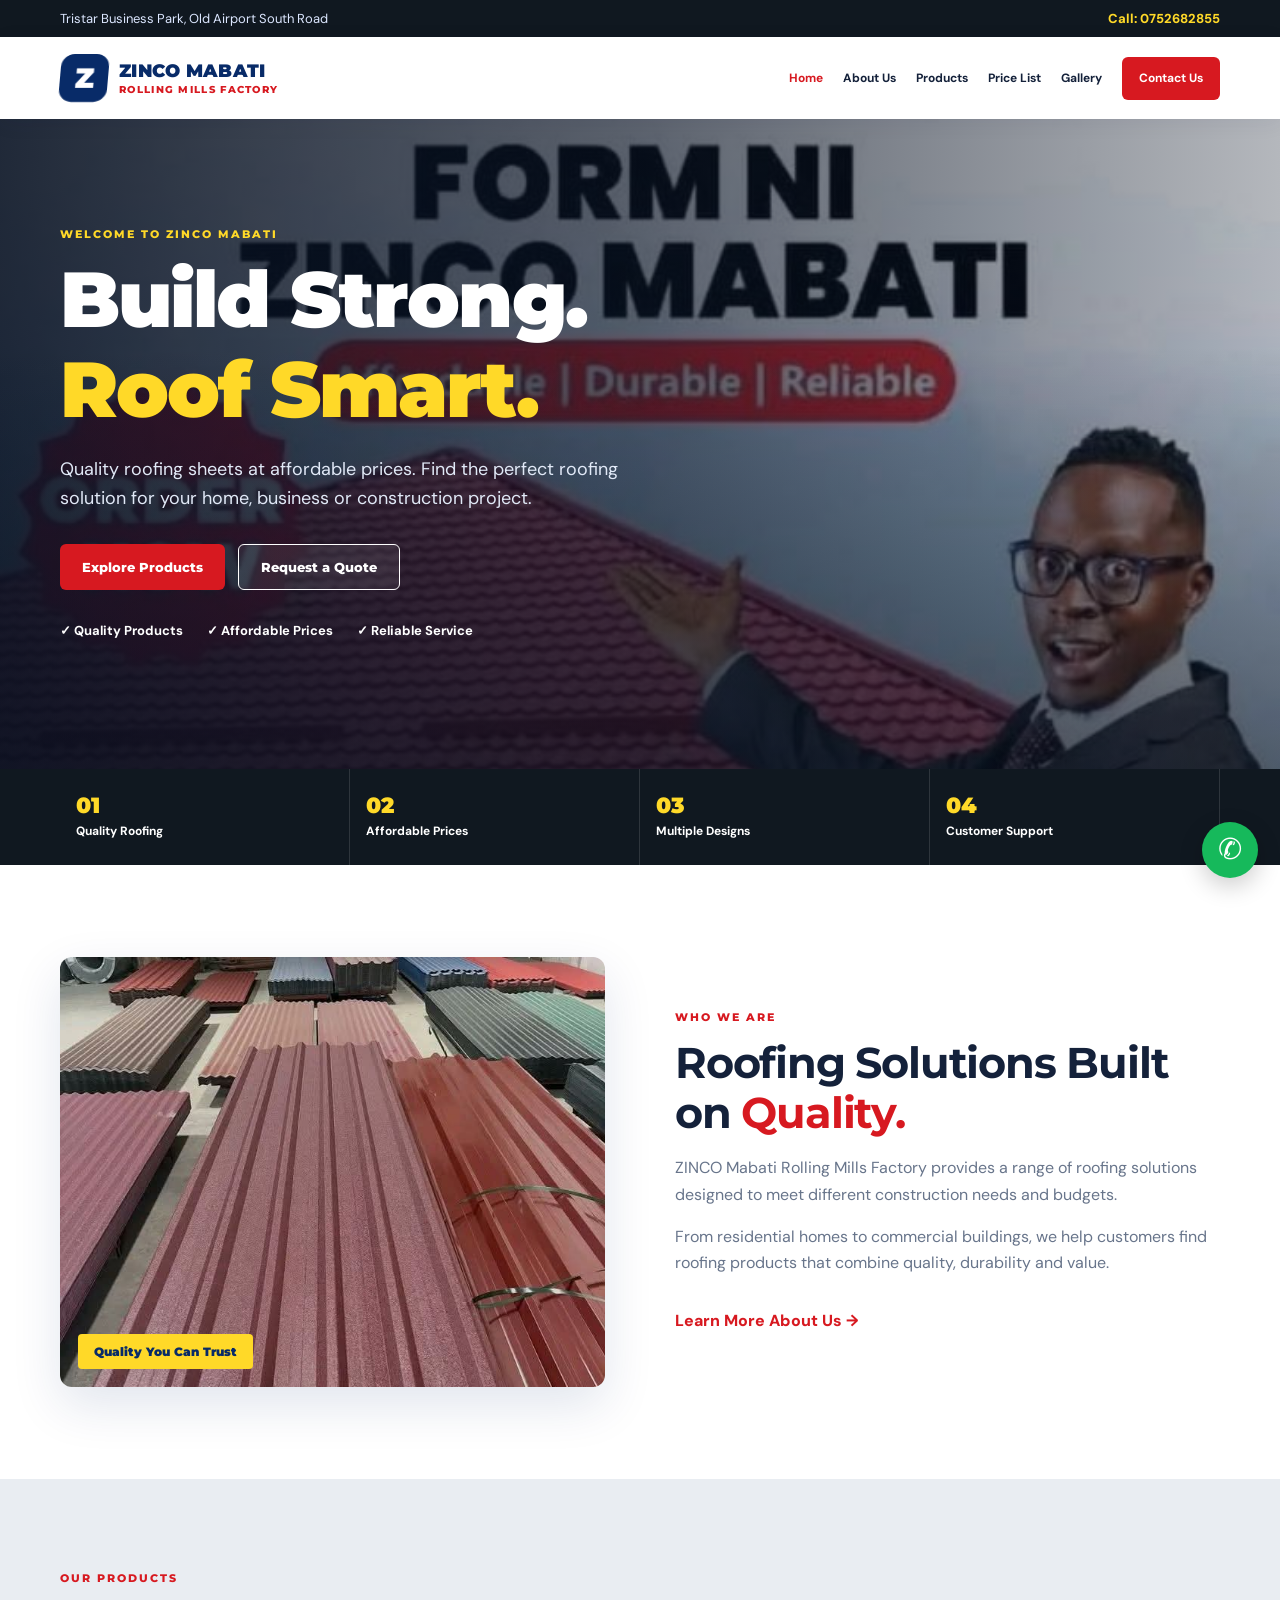
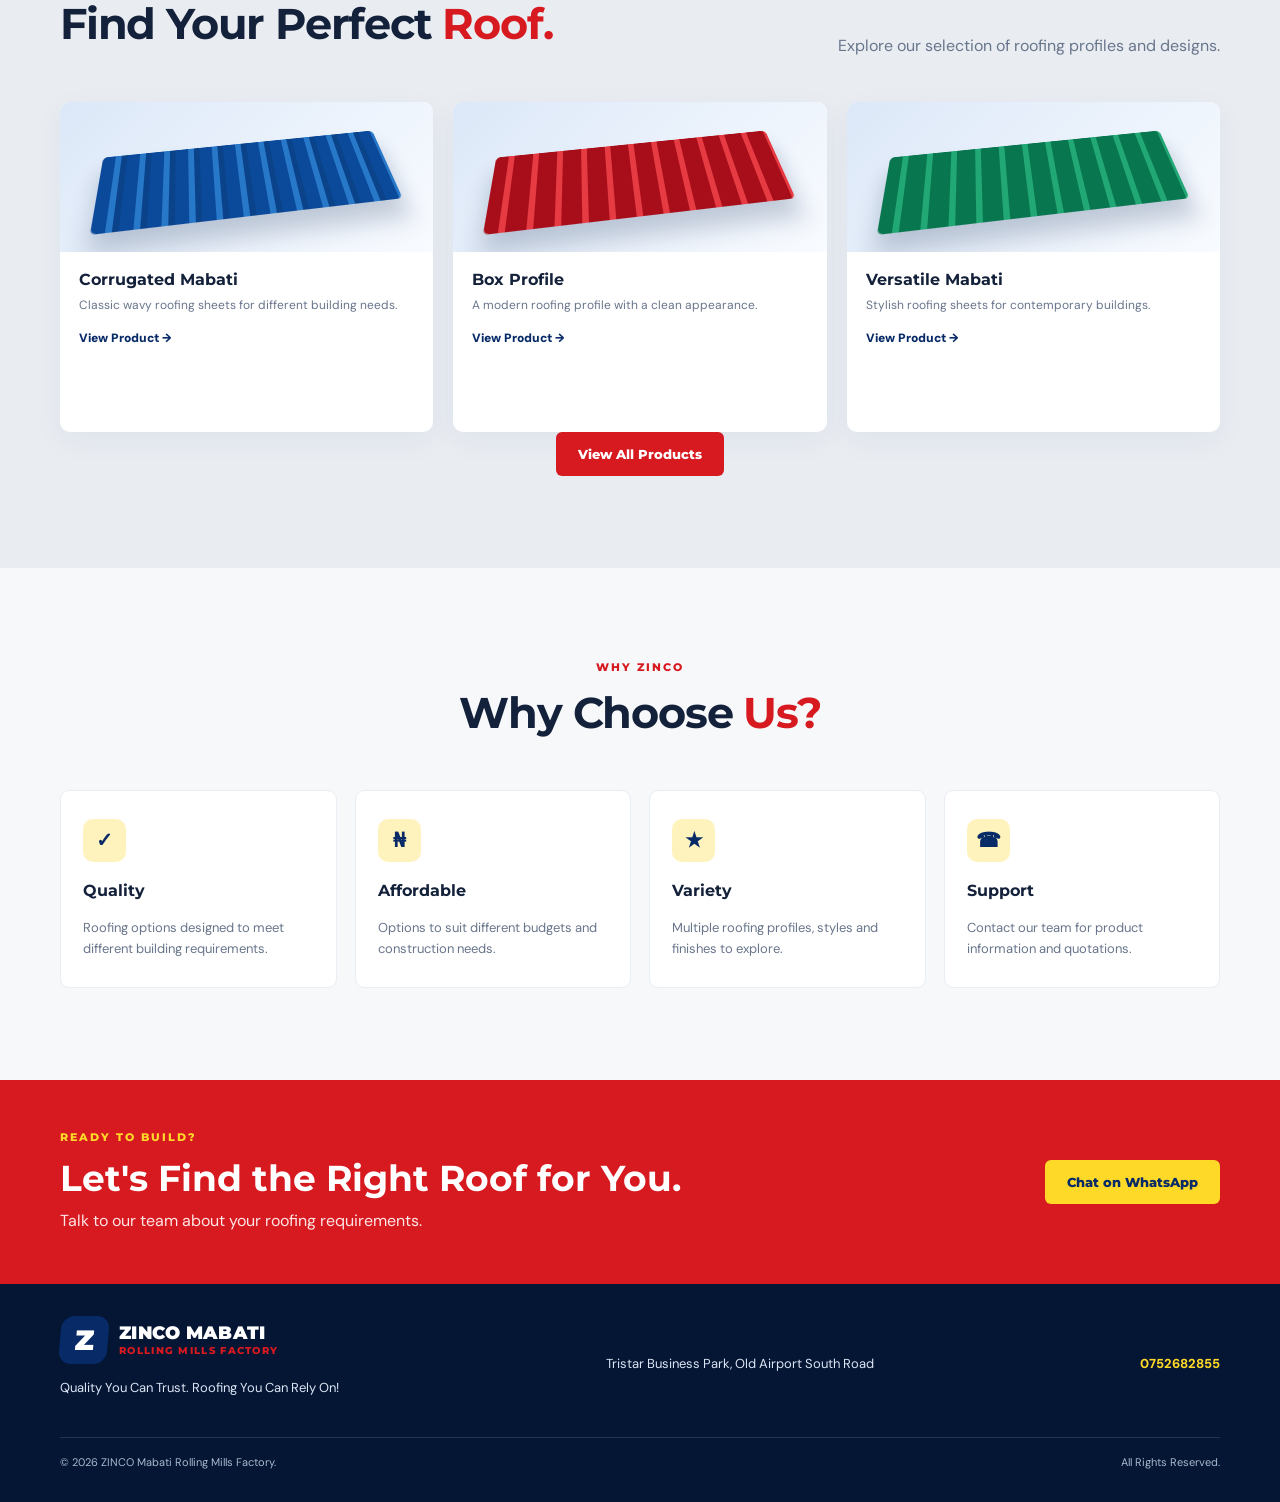
<file: index.html>
<!DOCTYPE html>
<html lang="en">
<head>
    <meta charset="UTF-8">
    <meta name="viewport" content="width=device-width, initial-scale=1.0">
    <title>ZINCO Mabati Rolling Mills Factory | Home</title>
    <meta name="description" content="Quality roofing sheets at affordable prices. Discover ZINCO Mabati roofing products and request a quotation.">
    <link rel="preconnect" href="https://fonts.googleapis.com">
    <link href="https://fonts.googleapis.com/css2?family=DM+Sans:wght@400;500;600;700;800&family=Montserrat:wght@600;700;800;900&display=swap" rel="stylesheet">
    <link rel="stylesheet" href="css/style.css">
</head>
<body>

<div class="topbar">
    <div class="container topbar-inner">
        <span>Tristar Business Park, Old Airport South Road</span>
        <a href="tel:+254752682855">Call: 0752682855</a>
    </div>
</div>

<header class="site-header">
    <div class="container nav-wrap">
        <a href="index.html" class="brand">
            <span class="brand-mark">Z</span>
            <span>
                <strong>ZINCO MABATI</strong>
                <small>ROLLING MILLS FACTORY</small>
            </span>
        </a>

        <button class="menu-toggle" id="menuToggle" aria-label="Toggle navigation">☰</button>

        <nav class="nav-links" id="navLinks">
            <a href="index.html">Home</a>
            <a href="about.html">About Us</a>
            <a href="products.html">Products</a>
            <a href="prices.html">Price List</a>
            <a href="gallery.html">Gallery</a>
            <a href="contact.html" class="nav-cta">Contact Us</a>
        </nav>
    </div>
</header>

<main>
    <section class="hero">
        <div class="hero-shade"></div>
        <div class="container hero-content">
            <p class="eyebrow">WELCOME TO ZINCO MABATI</p>
            <h1>Build Strong.<br><span>Roof Smart.</span></h1>
            <p class="hero-copy">
                Quality roofing sheets at affordable prices.
                Find the perfect roofing solution for your home,
                business or construction project.
            </p>

            <div class="hero-actions">
                <a href="products.html" class="btn btn-red">Explore Products</a>
                <a href="contact.html" class="btn btn-outline">Request a Quote</a>
            </div>

            <div class="hero-points">
                <span>✓ Quality Products</span>
                <span>✓ Affordable Prices</span>
                <span>✓ Reliable Service</span>
            </div>
        </div>
    </section>

    <section class="trust-strip">
        <div class="container trust-grid">
            <div><b>01</b><span>Quality Roofing</span></div>
            <div><b>02</b><span>Affordable Prices</span></div>
            <div><b>03</b><span>Multiple Designs</span></div>
            <div><b>04</b><span>Customer Support</span></div>
        </div>
    </section>

    <section class="section about-section">
        <div class="container two-col">
            <div class="about-image">
                <img src="images/4.jpeg" alt="ZINCO roofing products">
                <div class="image-tag">Quality You Can Trust</div>
            </div>

            <div class="section-copy">
                <p class="eyebrow">WHO WE ARE</p>
                <h2>Roofing Solutions Built on <span>Quality.</span></h2>
                <p>
                    ZINCO Mabati Rolling Mills Factory provides a range
                    of roofing solutions designed to meet different
                    construction needs and budgets.
                </p>
                <p>
                    From residential homes to commercial buildings,
                    we help customers find roofing products that combine
                    quality, durability and value.
                </p>
                <a href="about.html" class="text-link">Learn More About Us →</a>
            </div>
        </div>
    </section>

    <section class="section products-section">
        <div class="container">
            <div class="section-heading">
                <div>
                    <p class="eyebrow">OUR PRODUCTS</p>
                    <h2>Find Your Perfect <span>Roof.</span></h2>
                </div>
                <p>Explore our selection of roofing profiles and designs.</p>
            </div>

            <div class="product-grid">
                <article class="product-card">
                    <div class="roof-art"><div class="roof-sheet"></div></div>
                    <div class="product-info">
                        <h3>Corrugated Mabati</h3>
                        <p>Classic wavy roofing sheets for different building needs.</p>
                        <a href="products.html">View Product →</a>
                    </div>
                </article>

                <article class="product-card">
                    <div class="roof-art"><div class="roof-sheet red"></div></div>
                    <div class="product-info">
                        <h3>Box Profile</h3>
                        <p>A modern roofing profile with a clean appearance.</p>
                        <a href="products.html">View Product →</a>
                    </div>
                </article>

                <article class="product-card">
                    <div class="roof-art"><div class="roof-sheet green"></div></div>
                    <div class="product-info">
                        <h3>Versatile Mabati</h3>
                        <p>Stylish roofing sheets for contemporary buildings.</p>
                        <a href="products.html">View Product →</a>
                    </div>
                </article>
            </div>

            <div class="center">
                <a href="products.html" class="btn btn-red">View All Products</a>
            </div>
        </div>
    </section>

    <section class="section why-section">
        <div class="container">
            <div class="section-heading centered">
                <div>
                    <p class="eyebrow">WHY ZINCO</p>
                    <h2>Why Choose <span>Us?</span></h2>
                </div>
            </div>

            <div class="benefit-grid">
                <article class="benefit">
                    <div class="benefit-icon">✓</div>
                    <h3>Quality</h3>
                    <p>Roofing options designed to meet different building requirements.</p>
                </article>
                <article class="benefit">
                    <div class="benefit-icon">₦</div>
                    <h3>Affordable</h3>
                    <p>Options to suit different budgets and construction needs.</p>
                </article>
                <article class="benefit">
                    <div class="benefit-icon">★</div>
                    <h3>Variety</h3>
                    <p>Multiple roofing profiles, styles and finishes to explore.</p>
                </article>
                <article class="benefit">
                    <div class="benefit-icon">☎</div>
                    <h3>Support</h3>
                    <p>Contact our team for product information and quotations.</p>
                </article>
            </div>
        </div>
    </section>

    <section class="contact-banner">
        <div class="container contact-banner-inner">
            <div>
                <p class="eyebrow">READY TO BUILD?</p>
                <h2>Let's Find the Right Roof for You.</h2>
                <p>Talk to our team about your roofing requirements.</p>
            </div>
            <a href="https://wa.me/254752682855" class="btn btn-yellow">Chat on WhatsApp</a>
        </div>
    </section>
</main>

<footer class="footer">
    <div class="container footer-main">
        <div>
            <a href="index.html" class="brand footer-brand">
                <span class="brand-mark">Z</span>
                <span><strong>ZINCO MABATI</strong><small>ROLLING MILLS FACTORY</small></span>
            </a>
            <p>Quality You Can Trust. Roofing You Can Rely On!</p>
        </div>
        <p>Tristar Business Park, Old Airport South Road</p>
        <a href="tel:+254752682855">0752682855</a>
    </div>
    <div class="container footer-bottom">
        <span>© <span id="currentYear"></span> ZINCO Mabati Rolling Mills Factory.</span>
        <span>All Rights Reserved.</span>
    </div>
</footer>

<a class="floating-wa" href="https://wa.me/254752682855" aria-label="WhatsApp">✆</a>

<script src="js/main.js"></script>
</body>
</html>
</file>
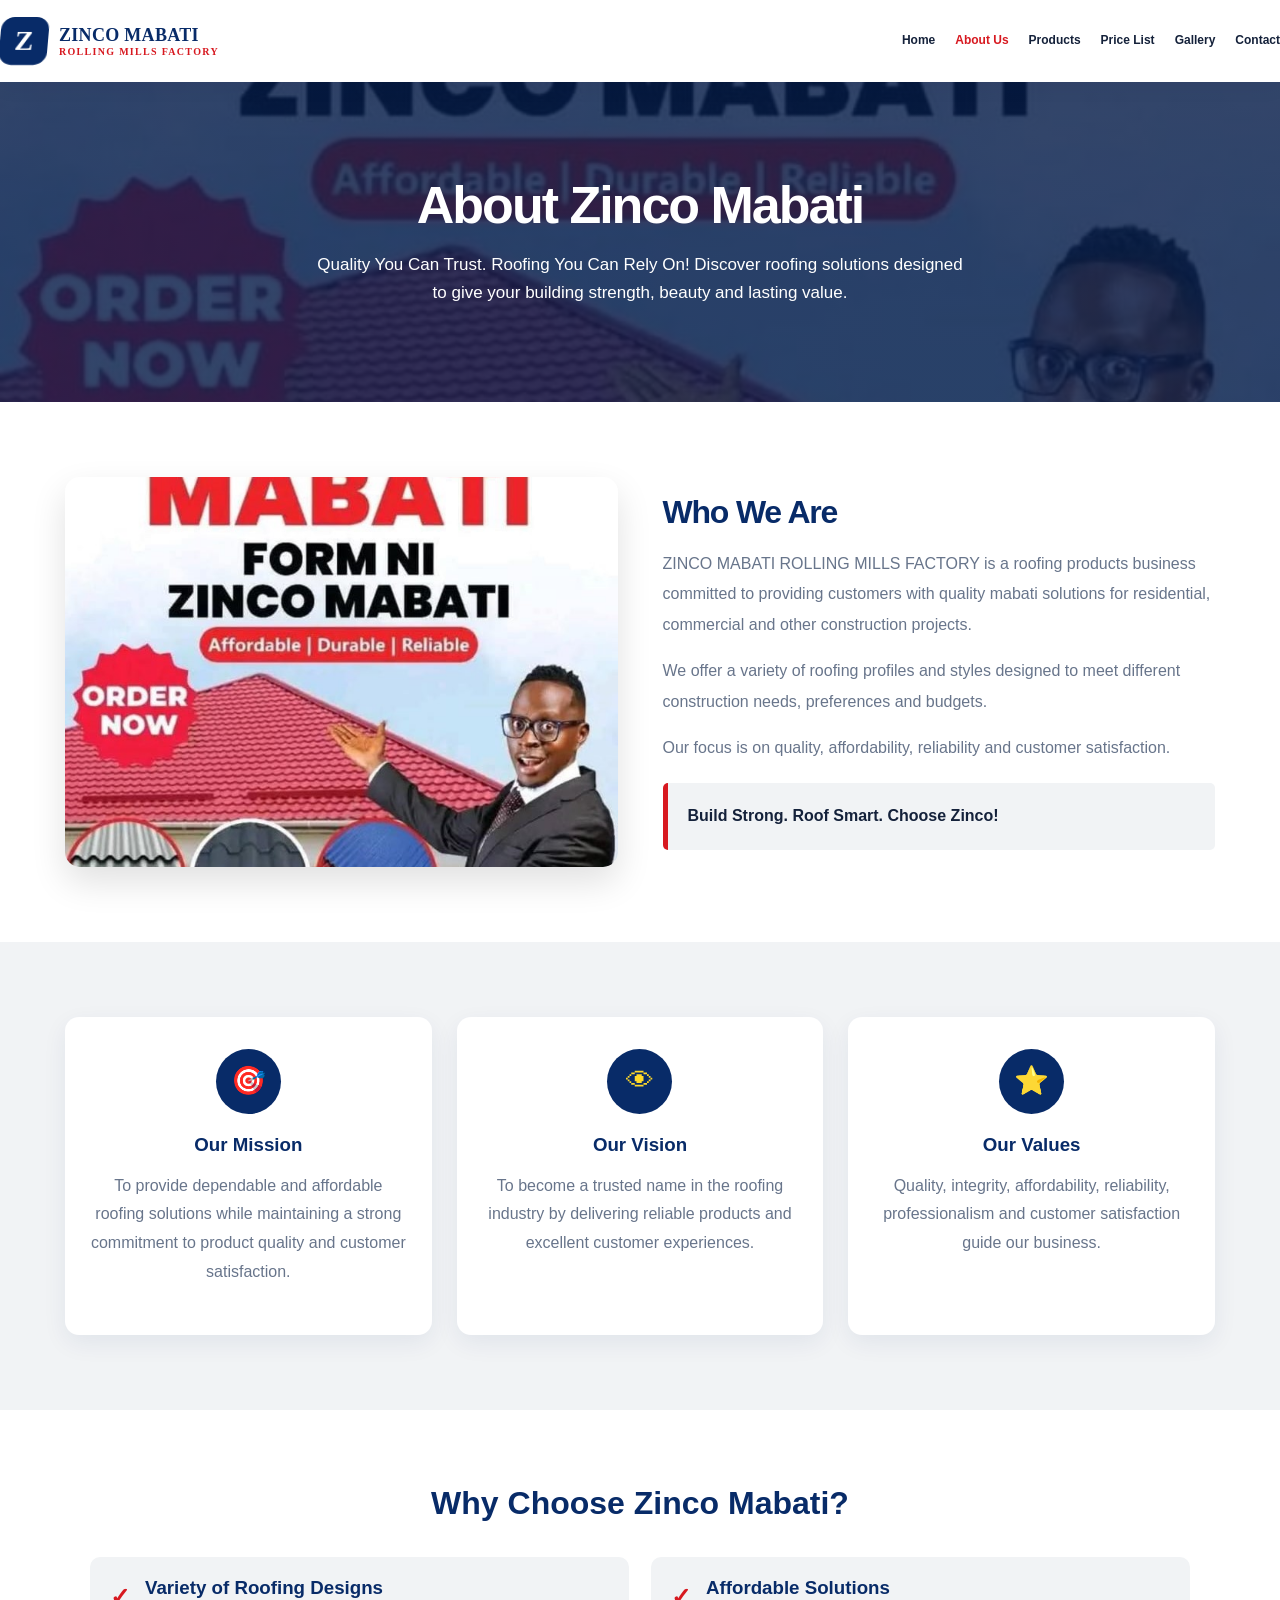
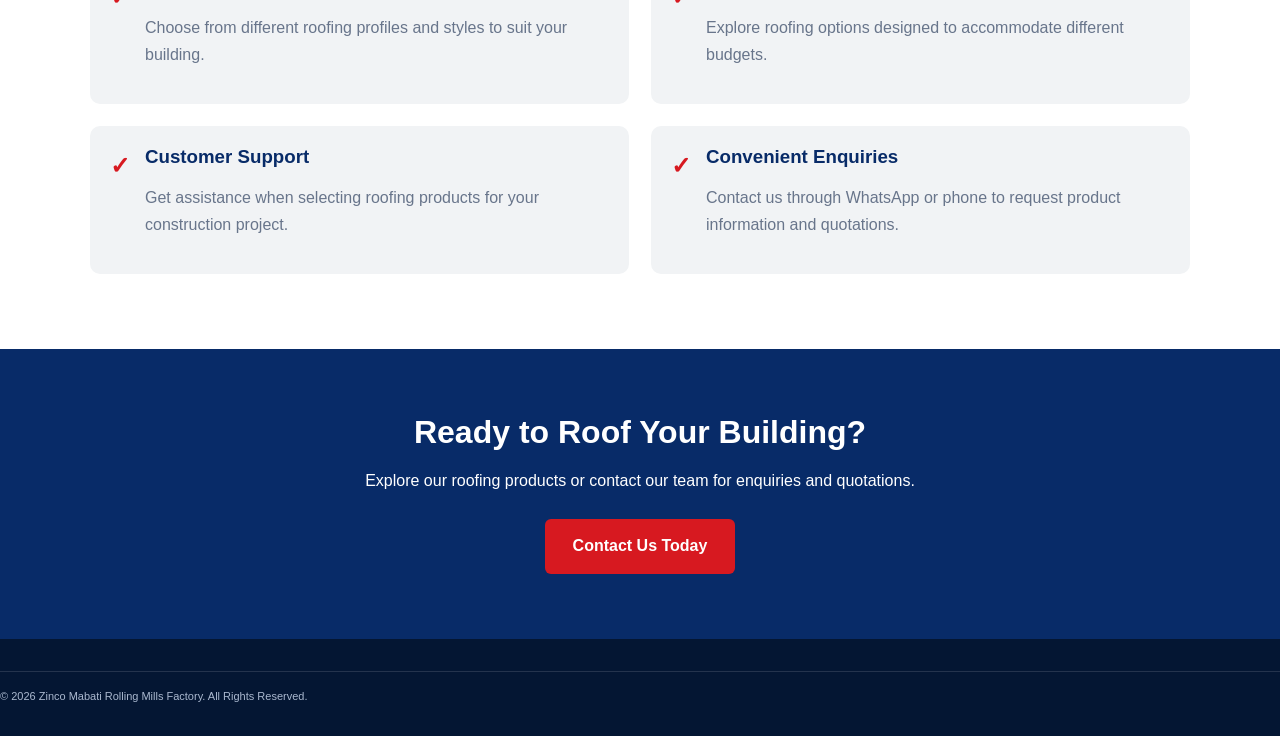
<file: about.html>
<!DOCTYPE html>
<html lang="en">
<head>
    <meta charset="UTF-8">
    <meta name="viewport" content="width=device-width, initial-scale=1.0">

    <title>About Us | Zinco Mabati Rolling Mills Factory</title>

    <meta name="description"
          content="Learn about Zinco Mabati Rolling Mills Factory, our commitment to quality roofing sheets, affordable prices and customer satisfaction.">

    <link rel="stylesheet" href="css/style.css">

    <style>
        /* ABOUT PAGE ADDITIONAL STYLES */

        .about-banner {
            min-height: 320px;
            background:
                linear-gradient(rgba(6,29,73,.82), rgba(6,29,73,.82)),
                url("images/90.jpeg") center/cover no-repeat;
            display: flex;
            align-items: center;
            justify-content: center;
            text-align: center;
            padding: 60px 20px;
            color: white;
        }

        .about-banner h1 {
            font-size: clamp(34px, 5vw, 52px);
            margin-bottom: 15px;
            color: white;
        }

        .about-banner p {
            font-size: 17px;
            max-width: 650px;
            margin: auto;
            line-height: 1.7;
        }

        .about-content {
            padding: 75px 5%;
            background: #fff;
        }

        .about-container {
            max-width: 1150px;
            margin: auto;
        }

        .about-intro {
            display: grid;
            grid-template-columns: 1fr 1fr;
            gap: 45px;
            align-items: center;
        }

        .about-intro img {
            width: 100%;
            height: 390px;
            object-fit: cover;
            border-radius: 15px;
            box-shadow: 0 15px 35px rgba(0,0,0,.12);
        }

        .about-text h2 {
            color: #082b68;
            font-size: 32px;
            margin-bottom: 18px;
        }

        .about-text p {
            color: #68758b;
            line-height: 1.9;
            margin-bottom: 15px;
        }

        .about-highlight {
            background: #f1f3f5;
            border-left: 5px solid #d71920;
            padding: 20px;
            margin-top: 20px;
            border-radius: 5px;
            color: #14213a;
            font-weight: 600;
        }

        .mission-section {
            background: #f1f3f5;
            padding: 75px 5%;
        }

        .mission-grid {
            max-width: 1150px;
            margin: auto;
            display: grid;
            grid-template-columns: repeat(3, 1fr);
            gap: 25px;
        }

        .mission-card {
            background: white;
            padding: 32px 25px;
            border-radius: 14px;
            box-shadow: 0 8px 25px rgba(8,43,104,.07);
            text-align: center;
        }

        .mission-icon {
            width: 65px;
            height: 65px;
            background: #082b68;
            color: #ffd928;
            display: flex;
            align-items: center;
            justify-content: center;
            border-radius: 50%;
            font-size: 28px;
            margin: 0 auto 20px;
        }

        .mission-card h3 {
            color: #082b68;
            margin-bottom: 13px;
        }

        .mission-card p {
            color: #68758b;
            line-height: 1.8;
        }

        .why-zinco {
            padding: 75px 5%;
            background: white;
        }

        .why-zinco h2 {
            text-align: center;
            color: #082b68;
            font-size: 32px;
            margin-bottom: 35px;
        }

        .why-grid {
            max-width: 1100px;
            margin: auto;
            display: grid;
            grid-template-columns: repeat(2, 1fr);
            gap: 22px;
        }

        .why-item {
            display: flex;
            gap: 15px;
            align-items: flex-start;
            padding: 20px;
            background: #f1f3f5;
            border-radius: 10px;
        }

        .why-check {
            color: #d71920;
            font-size: 24px;
            font-weight: bold;
        }

        .why-item h3 {
            color: #082b68;
            margin-bottom: 7px;
        }

        .why-item p {
            color: #68758b;
            line-height: 1.7;
        }

        .about-cta {
            background: #082b68;
            padding: 65px 20px;
            text-align: center;
            color: white;
        }

        .about-cta h2 {
            font-size: 32px;
            margin-bottom: 15px;
            color: white;
        }

        .about-cta p {
            margin-bottom: 25px;
            line-height: 1.7;
        }

        .about-cta a {
            display: inline-block;
            background: #d71920;
            color: white;
            padding: 14px 28px;
            border-radius: 6px;
            text-decoration: none;
            font-weight: bold;
        }

        .about-cta a:hover {
            background: #b9141a;
        }

        @media(max-width: 768px) {
            .about-intro {
                grid-template-columns: 1fr;
            }

            .about-intro img {
                height: 280px;
            }

            .mission-grid {
                grid-template-columns: 1fr;
            }

            .why-grid {
                grid-template-columns: 1fr;
            }

            .about-banner {
                min-height: 260px;
            }
        }
    </style>
</head>

<body>

    <!-- HEADER -->
    <header class="site-header">
        <div class="nav-wrap">

            <a href="index.html" class="brand">
                <span class="brand-mark">Z</span>
                <span>
                    <strong>ZINCO MABATI</strong>
                    <small>ROLLING MILLS FACTORY</small>
                </span>
            </a>

            <nav class="nav-links" id="navLinks">
                <a href="index.html">Home</a>
                <a href="about.html" class="active">About Us</a>
                <a href="products.html">Products</a>
                <a href="prices.html">Price List</a>
                <a href="gallery.html">Gallery</a>
                <a href="contact.html">Contact</a>
            </nav>

            <button class="menu-toggle" id="menuToggle"
                    aria-label="Toggle navigation">
                ☰
            </button>

        </div>
    </header>

    <!-- PAGE BANNER -->
    <section class="about-banner">
        <div>
            <h1>About Zinco Mabati</h1>
            <p>
                Quality You Can Trust. Roofing You Can Rely On!
                Discover roofing solutions designed to give your building
                strength, beauty and lasting value.
            </p>
        </div>
    </section>

    <!-- ABOUT INTRODUCTION -->
    <section class="about-content">
        <div class="about-container">

            <div class="about-intro">

                <div>
                    <img src="images/90.jpeg"
                         alt="Zinco Mabati roofing products"
                         loading="lazy">
                </div>

                <div class="about-text">
                    <h2>Who We Are</h2>

                    <p>
                        ZINCO MABATI ROLLING MILLS FACTORY is a roofing
                        products business committed to providing customers
                        with quality mabati solutions for residential,
                        commercial and other construction projects.
                    </p>

                    <p>
                        We offer a variety of roofing profiles and styles
                        designed to meet different construction needs,
                        preferences and budgets.
                    </p>

                    <p>
                        Our focus is on quality, affordability, reliability
                        and customer satisfaction.
                    </p>

                    <div class="about-highlight">
                        Build Strong. Roof Smart. Choose Zinco!
                    </div>
                </div>

            </div>

        </div>
    </section>

    <!-- MISSION, VISION AND VALUES -->
    <section class="mission-section">
        <div class="mission-grid">

            <div class="mission-card">
                <div class="mission-icon">🎯</div>
                <h3>Our Mission</h3>
                <p>
                    To provide dependable and affordable roofing solutions
                    while maintaining a strong commitment to product quality
                    and customer satisfaction.
                </p>
            </div>

            <div class="mission-card">
                <div class="mission-icon">👁</div>
                <h3>Our Vision</h3>
                <p>
                    To become a trusted name in the roofing industry by
                    delivering reliable products and excellent customer
                    experiences.
                </p>
            </div>

            <div class="mission-card">
                <div class="mission-icon">⭐</div>
                <h3>Our Values</h3>
                <p>
                    Quality, integrity, affordability, reliability,
                    professionalism and customer satisfaction guide
                    our business.
                </p>
            </div>

        </div>
    </section>

    <!-- WHY CHOOSE US -->
    <section class="why-zinco">

        <h2>Why Choose Zinco Mabati?</h2>

        <div class="why-grid">

            <div class="why-item">
                <span class="why-check">✓</span>
                <div>
                    <h3>Variety of Roofing Designs</h3>
                    <p>
                        Choose from different roofing profiles and styles
                        to suit your building.
                    </p>
                </div>
            </div>

            <div class="why-item">
                <span class="why-check">✓</span>
                <div>
                    <h3>Affordable Solutions</h3>
                    <p>
                        Explore roofing options designed to accommodate
                        different budgets.
                    </p>
                </div>
            </div>

            <div class="why-item">
                <span class="why-check">✓</span>
                <div>
                    <h3>Customer Support</h3>
                    <p>
                        Get assistance when selecting roofing products
                        for your construction project.
                    </p>
                </div>
            </div>

            <div class="why-item">
                <span class="why-check">✓</span>
                <div>
                    <h3>Convenient Enquiries</h3>
                    <p>
                        Contact us through WhatsApp or phone to request
                        product information and quotations.
                    </p>
                </div>
            </div>

        </div>
    </section>

    <!-- CALL TO ACTION -->
    <section class="about-cta">
        <h2>Ready to Roof Your Building?</h2>

        <p>
            Explore our roofing products or contact our team
            for enquiries and quotations.
        </p>

        <a href="contact.html">Contact Us Today</a>
    </section>

    <!-- FOOTER -->
    <footer class="footer">
        <div class="footer-bottom">
            <p>
                &copy; <span id="currentYear"></span>
                Zinco Mabati Rolling Mills Factory.
                All Rights Reserved.
            </p>
        </div>
    </footer>

    <!-- JAVASCRIPT -->
    <script>
        const menuToggle = document.getElementById("menuToggle");
        const navLinks = document.getElementById("navLinks");

        menuToggle.addEventListener("click", function () {
            navLinks.classList.toggle("open");
        });

        document.getElementById("currentYear").textContent =
            new Date().getFullYear();
    </script>

</body>
</html>
</file>
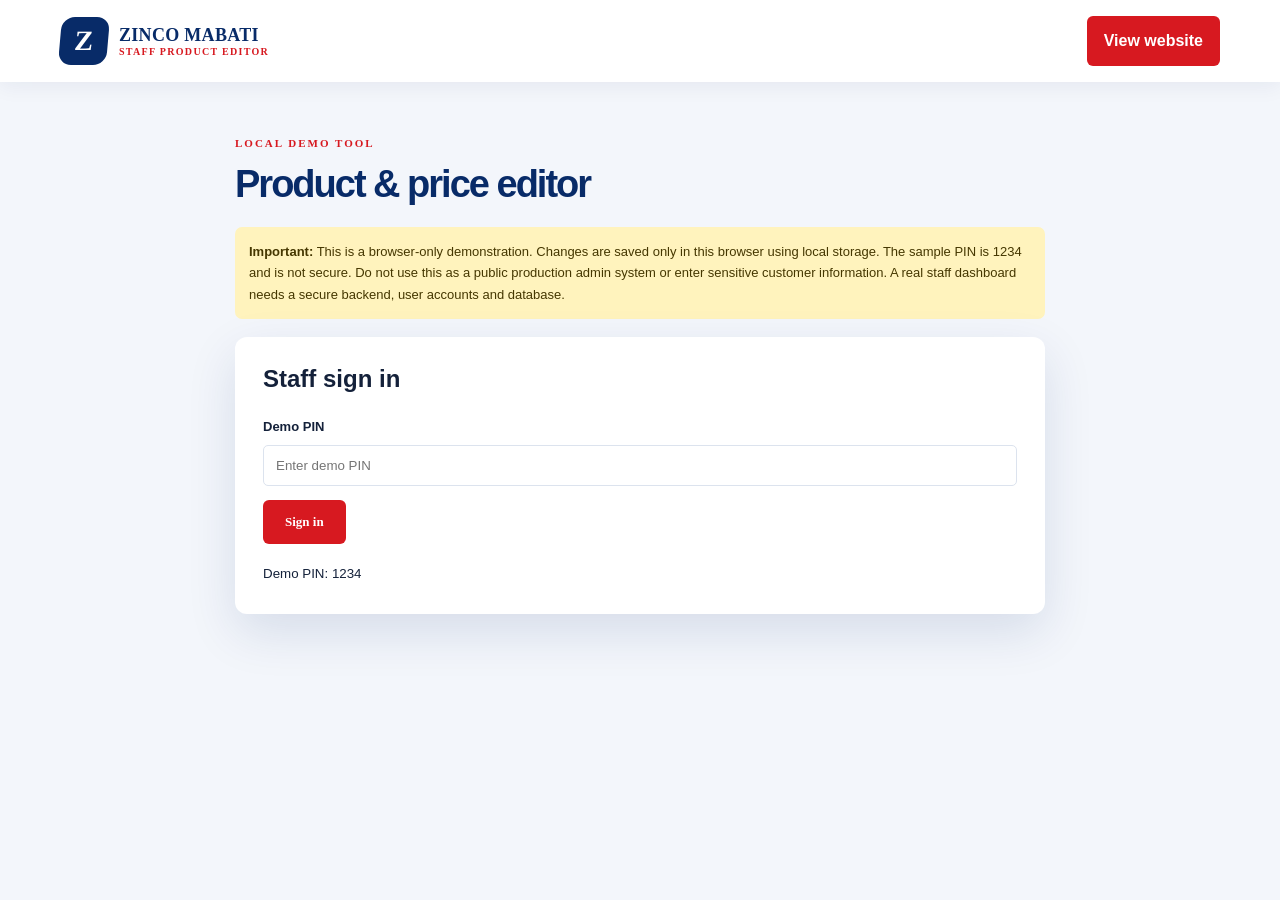
<file: admin.html>
<!doctype html>
<html lang="en"><head><meta charset="utf-8"><meta name="viewport" content="width=device-width,initial-scale=1"><title>Zinco Staff Product Editor</title><link rel="stylesheet" href="css/style.css"><style>
body{background:#f3f6fb}.admin-wrap{max-width:850px;margin:55px auto;padding:0 20px}.admin-card{background:#fff;padding:28px;border-radius:12px;box-shadow:var(--shadow);margin:18px 0}.admin-card input,.admin-card textarea{width:100%;padding:12px;border:1px solid #dce3ee;border-radius:5px;margin:6px 0 14px}.admin-card label{font-size:13px;font-weight:800}.admin-row{display:grid;grid-template-columns:1.2fr 1fr 1fr;gap:12px}.admin-product{display:grid;grid-template-columns:1fr 1fr auto;gap:12px;align-items:center;padding:12px 0;border-bottom:1px solid #e8edf5}.notice{background:#fff3bd;padding:14px;border-radius:7px;font-size:13px;color:#453700}.hidden{display:none}@media(max-width:600px){.admin-row,.admin-product{grid-template-columns:1fr}}
</style></head><body>
<header class="site-header"><div class="container nav-wrap"><a class="brand" href="index.html"><span class="brand-mark">Z</span><span><strong>ZINCO MABATI</strong><small>STAFF PRODUCT EDITOR</small></span></a><a class="nav-cta" href="index.html">View website</a></div></header>
<main class="admin-wrap"><p class="eyebrow">LOCAL DEMO TOOL</p><h1 style="font-size:38px;color:#082b68">Product & price editor</h1>
<div class="notice"><b>Important:</b> This is a browser-only demonstration. Changes are saved only in this browser using local storage. The sample PIN is 1234 and is not secure. Do not use this as a public production admin system or enter sensitive customer information. A real staff dashboard needs a secure backend, user accounts and database.</div>
<section class="admin-card" id="loginCard"><h2>Staff sign in</h2><label for="pin">Demo PIN</label><input id="pin" type="password" placeholder="Enter demo PIN"><button class="btn btn-red" id="loginBtn">Sign in</button><p id="loginError" style="color:#c00"></p><small>Demo PIN: 1234</small></section>
<section class="admin-card hidden" id="editor"><div style="display:flex;justify-content:space-between;gap:12px;align-items:center"><h2>Manage products</h2><button class="btn btn-outline" style="color:#082b68;border-color:#082b68" id="logoutBtn">Sign out</button></div>
<p>Update the displayed product name and indicative price. The homepage on this same browser will show your saved changes.</p><div id="productList"></div>
<h3 style="margin-top:28px">Add a product</h3><form id="addForm"><label>Product name</label><input name="name" required><label>Price per metre</label><input name="price" required placeholder="e.g. KSh 600–900"><label>Short description</label><input name="description"><button class="btn btn-red" type="submit">Add product</button></form>
<p><button class="btn btn-outline" style="color:#082b68;border-color:#082b68" id="resetBtn">Restore original sample list</button></p><p id="saveStatus" aria-live="polite"></p></section></main>
<script src="js/products.js"></script><script>
const original=window.ZINCO_PRODUCTS;const read=()=>{try{return JSON.parse(localStorage.getItem("zincoProducts"))||original}catch{return original}};
const login=document.getElementById("loginCard"),editor=document.getElementById("editor"),list=document.getElementById("productList");
document.getElementById("loginBtn").onclick=()=>{if(document.getElementById("pin").value==="1234"){login.classList.add("hidden");editor.classList.remove("hidden");render()}else document.getElementById("loginError").textContent="Incorrect demo PIN."};
document.getElementById("logoutBtn").onclick=()=>{editor.classList.add("hidden");login.classList.remove("hidden");document.getElementById("pin").value=""};
function save(items){localStorage.setItem("zincoProducts",JSON.stringify(items));document.getElementById("saveStatus").textContent="Saved in this browser. Refresh the homepage to view the changes."}
function render(){list.innerHTML="";read().forEach((p,i)=>{const row=document.createElement("div");row.className="admin-product";const name=document.createElement("input");name.value=p.name;name.setAttribute("aria-label","Product name");const price=document.createElement("input");price.value=p.price;price.setAttribute("aria-label","Price");const btn=document.createElement("button");btn.className="btn btn-red";btn.textContent="Save";btn.onclick=()=>{const items=read();items[i]={...items[i],name:name.value.trim(),price:price.value.trim()};if(!name.value.trim()||!price.value.trim())return alert("Enter both a product name and price.");save(items);render()};row.append(name,price,btn);list.append(row)})}
document.getElementById("addForm").onsubmit=e=>{e.preventDefault();const d=new FormData(e.target);const items=read();items.push({name:d.get("name").trim(),price:d.get("price").trim(),description:d.get("description").trim(),tone:"blue"});save(items);e.target.reset();render()};
document.getElementById("resetBtn").onclick=()=>{if(confirm("Restore the original sample product list?")){localStorage.removeItem("zincoProducts");render();document.getElementById("saveStatus").textContent="Original sample list restored."}};
</script></body></html>
</file>
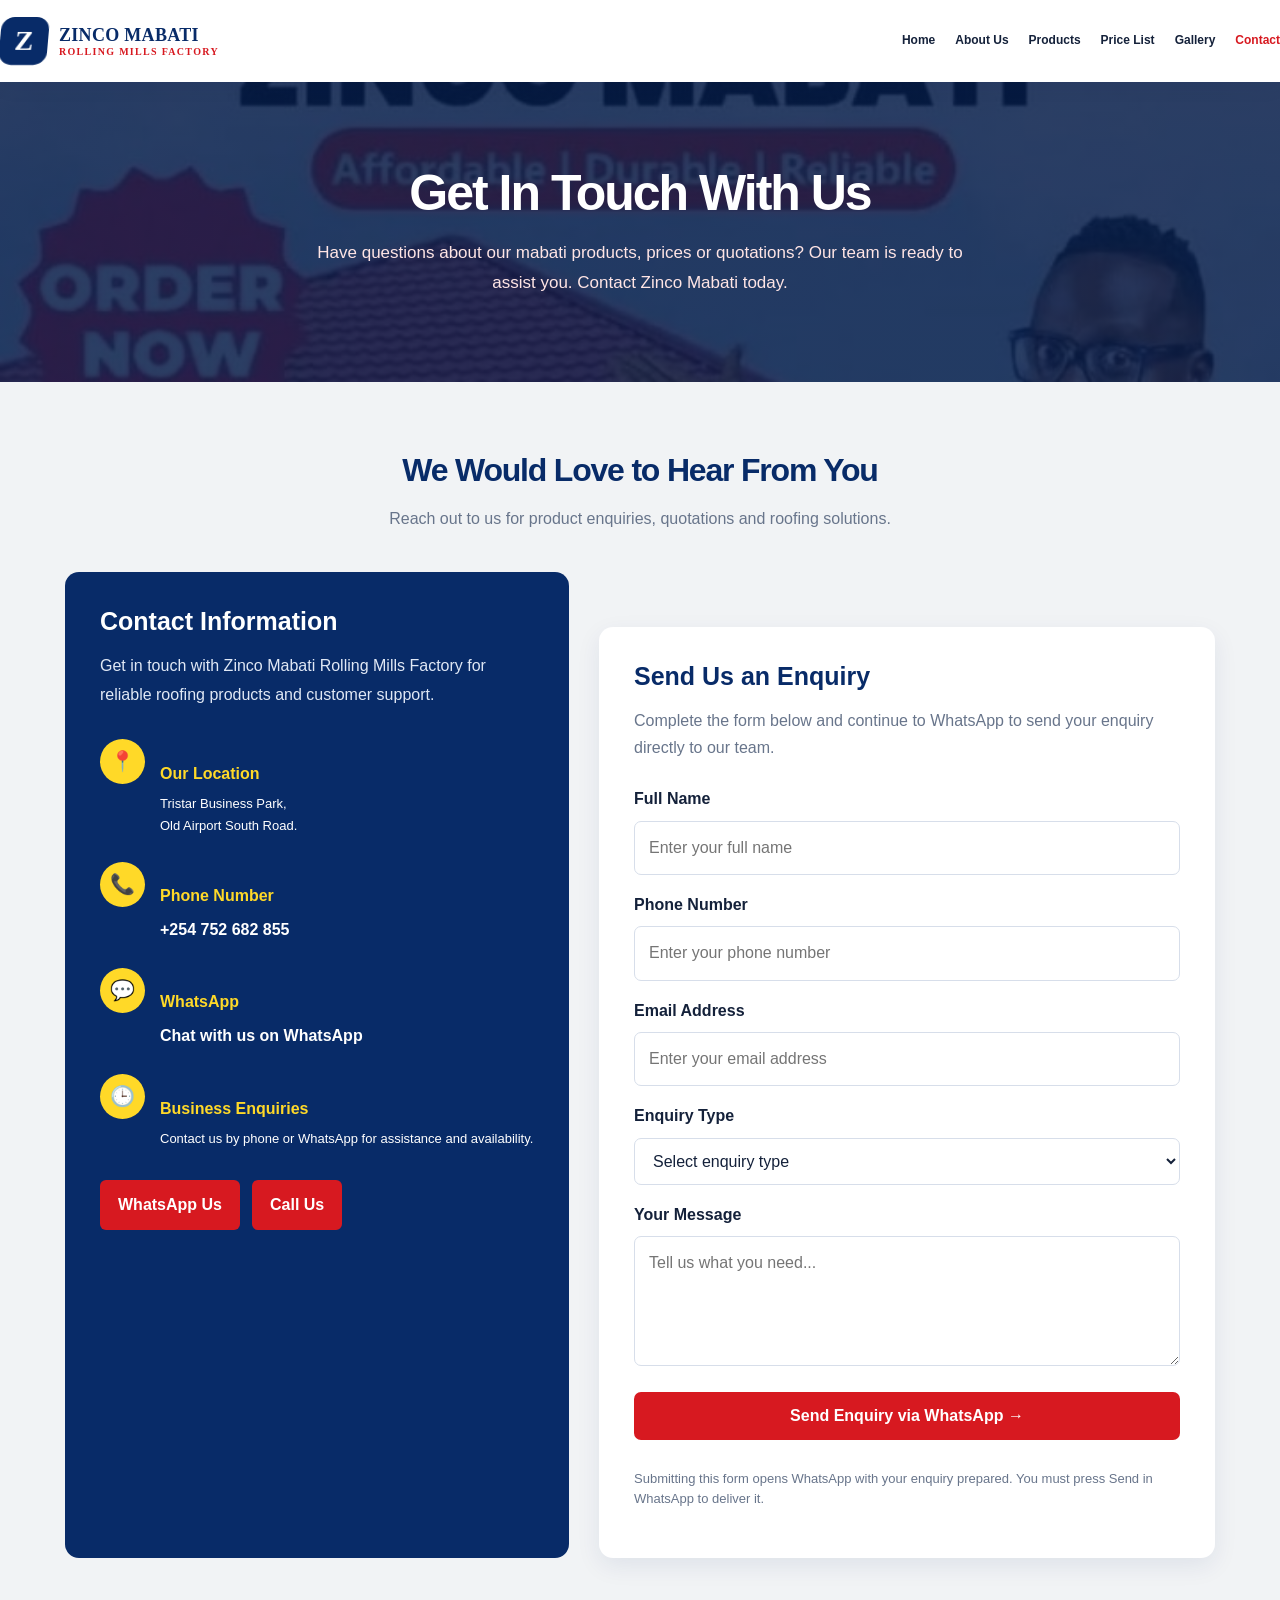
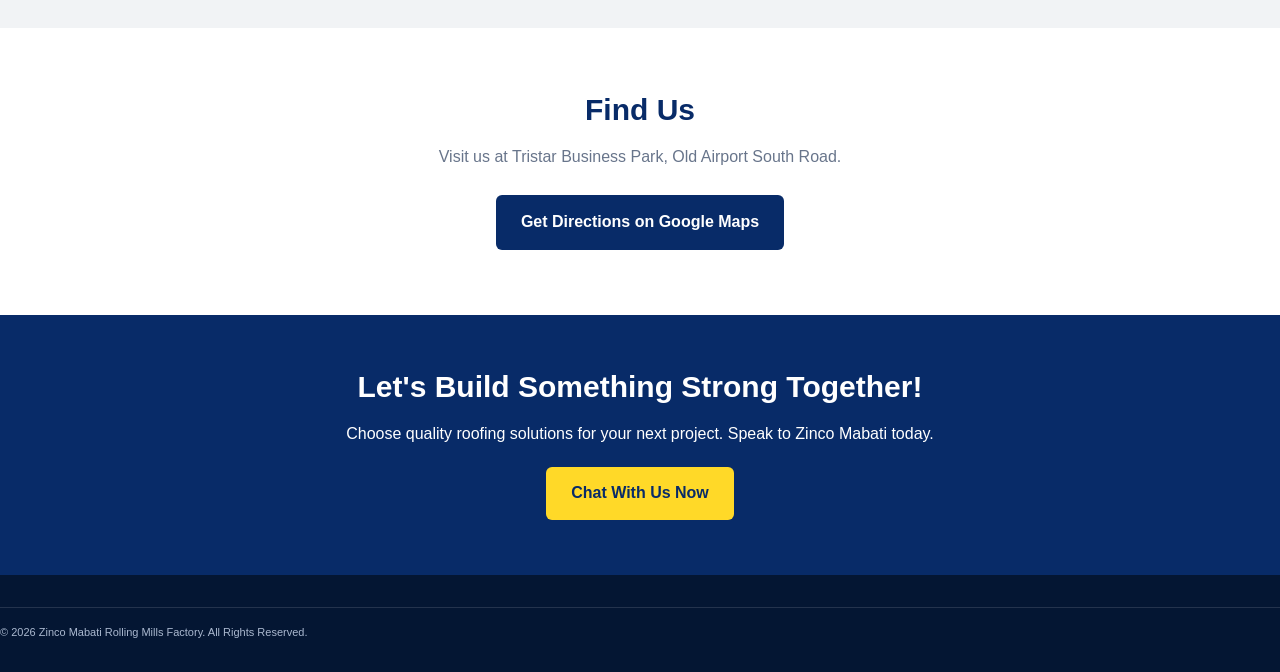
<file: contact.html>
<!DOCTYPE html>
<html lang="en">
<head>
    <meta charset="UTF-8">
    <meta name="viewport" content="width=device-width, initial-scale=1.0">

    <title>Contact Us | Zinco Mabati Rolling Mills Factory</title>

    <meta name="description"
          content="Contact Zinco Mabati Rolling Mills Factory for roofing sheets, prices, quotations and product enquiries.">

    <link rel="stylesheet" href="css/style.css">

    <style>
        /* CONTACT PAGE */

        .contact-banner {
            min-height: 300px;
            background:
                linear-gradient(rgba(6,29,73,.85), rgba(6,29,73,.85)),
                url("images/90.jpeg") center/cover no-repeat;
            display: flex;
            align-items: center;
            justify-content: center;
            text-align: center;
            color: white;
            padding: 50px 20px;
        }

        .contact-banner h1 {
            font-size: clamp(34px, 5vw, 50px);
            margin-bottom: 15px;
        }

        .contact-banner p {
            max-width: 650px;
            margin: auto;
            line-height: 1.8;
            font-size: 17px;
        }

        .contact-section {
            padding: 70px 5%;
            background: #f1f3f5;
        }

        .contact-container {
            max-width: 1150px;
            margin: auto;
        }

        .contact-heading {
            text-align: center;
            margin-bottom: 40px;
        }

        .contact-heading h2 {
            color: #082b68;
            font-size: 32px;
            margin-bottom: 12px;
        }

        .contact-heading p {
            color: #68758b;
            line-height: 1.7;
        }

        .contact-grid {
            display: grid;
            grid-template-columns: 0.9fr 1.1fr;
            gap: 30px;
            align-items: stretch;
        }

        .contact-information {
            background: #082b68;
            color: white;
            padding: 35px;
            border-radius: 14px;
        }

        .contact-information h3 {
            font-size: 25px;
            margin-bottom: 15px;
        }

        .contact-information > p {
            color: #e0e8f5;
            line-height: 1.8;
            margin-bottom: 30px;
        }

        .contact-detail {
            display: flex;
            align-items: flex-start;
            gap: 15px;
            margin-bottom: 25px;
        }

        .contact-icon {
            min-width: 45px;
            height: 45px;
            background: #ffd928;
            color: #082b68;
            display: flex;
            align-items: center;
            justify-content: center;
            border-radius: 50%;
            font-size: 20px;
        }

        .contact-detail h4 {
            margin-bottom: 6px;
            color: #ffd928;
        }

        .contact-detail p,
        .contact-detail a {
            color: white;
            text-decoration: none;
            line-height: 1.7;
            overflow-wrap: anywhere;
        }

        .contact-detail a:hover {
            color: #ffd928;
        }

        .contact-social {
            display: flex;
            flex-wrap: wrap;
            gap: 12px;
            margin-top: 30px;
        }

        .contact-social a {
            text-decoration: none;
            background: #d71920;
            color: white;
            padding: 12px 18px;
            border-radius: 6px;
            font-weight: bold;
        }

        .contact-form-wrap {
            background: white;
            padding: 35px;
            border-radius: 14px;
            box-shadow: 0 8px 25px rgba(8,43,104,.08);
        }

        .contact-form-wrap h3 {
            color: #082b68;
            font-size: 25px;
            margin-bottom: 10px;
        }

        .contact-form-wrap > p {
            color: #68758b;
            margin-bottom: 25px;
            line-height: 1.7;
        }

        .contact-form {
            display: grid;
            gap: 17px;
        }

        .form-group label {
            display: block;
            color: #14213a;
            font-weight: 600;
            margin-bottom: 8px;
        }

        .form-group input,
        .form-group select,
        .form-group textarea {
            width: 100%;
            padding: 13px 14px;
            border: 1px solid #d7deea;
            border-radius: 7px;
            font: inherit;
            background: #fff;
            color: #14213a;
            outline: none;
        }

        .form-group input:focus,
        .form-group select:focus,
        .form-group textarea:focus {
            border-color: #082b68;
            box-shadow: 0 0 0 3px rgba(8,43,104,.09);
        }

        .form-group textarea {
            min-height: 130px;
            resize: vertical;
        }

        .send-button {
            border: none;
            background: #d71920;
            color: white;
            padding: 15px 25px;
            border-radius: 7px;
            font-size: 16px;
            font-weight: bold;
            cursor: pointer;
            transition: .3s;
        }

        .send-button:hover {
            background: #b9141a;
            transform: translateY(-2px);
        }

        .contact-note {
            color: #68758b;
            font-size: 13px;
            line-height: 1.6;
            margin-top: 12px;
        }

        .location-section {
            padding: 65px 5%;
            background: white;
            text-align: center;
        }

        .location-section h2 {
            color: #082b68;
            font-size: 30px;
            margin-bottom: 12px;
        }

        .location-section p {
            color: #68758b;
            margin-bottom: 25px;
        }

        .location-button {
            display: inline-block;
            background: #082b68;
            color: white;
            padding: 14px 25px;
            text-decoration: none;
            border-radius: 6px;
            font-weight: bold;
        }

        .location-button:hover {
            background: #d71920;
        }

        .contact-cta {
            background: #082b68;
            padding: 55px 20px;
            text-align: center;
            color: white;
        }

        .contact-cta h2 {
            color: white;
            font-size: 30px;
            margin-bottom: 15px;
        }

        .contact-cta p {
            margin-bottom: 20px;
            line-height: 1.7;
        }

        .contact-cta a {
            display: inline-block;
            background: #ffd928;
            color: #082b68;
            padding: 13px 25px;
            border-radius: 6px;
            text-decoration: none;
            font-weight: bold;
        }

        @media(max-width: 800px) {
            .contact-grid {
                grid-template-columns: 1fr;
            }
        }

        @media(max-width: 500px) {
            .contact-section {
                padding: 45px 4%;
            }

            .contact-information,
            .contact-form-wrap {
                padding: 25px 20px;
            }

            .contact-banner {
                min-height: 250px;
            }
        }
    </style>
</head>

<body>

    <!-- HEADER -->
    <header class="site-header">
        <div class="nav-wrap">

            <a href="index.html" class="brand">
                <span class="brand-mark">Z</span>
                <span>
                    <strong>ZINCO MABATI</strong>
                    <small>ROLLING MILLS FACTORY</small>
                </span>
            </a>

            <nav class="nav-links" id="navLinks">
                <a href="index.html">Home</a>
                <a href="about.html">About Us</a>
                <a href="products.html">Products</a>
                <a href="prices.html">Price List</a>
                <a href="gallery.html">Gallery</a>
                <a href="contact.html" class="active">Contact</a>
            </nav>

            <button class="menu-toggle" id="menuToggle"
                    aria-label="Toggle navigation">
                ☰
            </button>

        </div>
    </header>

    <!-- PAGE BANNER -->
    <section class="contact-banner">
        <div>
            <h1>Get In Touch With Us</h1>

            <p>
                Have questions about our mabati products, prices or
                quotations? Our team is ready to assist you.
                Contact Zinco Mabati today.
            </p>
        </div>
    </section>

    <!-- CONTACT CONTENT -->
    <section class="contact-section">

        <div class="contact-container">

            <div class="contact-heading">
                <h2>We Would Love to Hear From You</h2>

                <p>
                    Reach out to us for product enquiries, quotations
                    and roofing solutions.
                </p>
            </div>

            <div class="contact-grid">

                <!-- CONTACT INFORMATION -->
                <div class="contact-information">

                    <h3>Contact Information</h3>

                    <p>
                        Get in touch with Zinco Mabati Rolling Mills Factory
                        for reliable roofing products and customer support.
                    </p>

                    <div class="contact-detail">
                        <div class="contact-icon">📍</div>

                        <div>
                            <h4>Our Location</h4>
                            <p>
                                Tristar Business Park,<br>
                                Old Airport South Road.
                            </p>
                        </div>
                    </div>

                    <div class="contact-detail">
                        <div class="contact-icon">📞</div>

                        <div>
                            <h4>Phone Number</h4>
                            <a href="tel:+254752682855">
                                +254 752 682 855
                            </a>
                        </div>
                    </div>

                    <div class="contact-detail">
                        <div class="contact-icon">💬</div>

                        <div>
                            <h4>WhatsApp</h4>
                            <a href="https://wa.me/254752682855"
                               target="_blank" rel="noopener">
                                Chat with us on WhatsApp
                            </a>
                        </div>
                    </div>

                    <div class="contact-detail">
                        <div class="contact-icon">🕒</div>

                        <div>
                            <h4>Business Enquiries</h4>
                            <p>
                                Contact us by phone or WhatsApp
                                for assistance and availability.
                            </p>
                        </div>
                    </div>

                    <div class="contact-social">

                        <a href="https://wa.me/254752682855"
                           target="_blank" rel="noopener">
                            WhatsApp Us
                        </a>

                        <a href="tel:+254752682855">
                            Call Us
                        </a>

                    </div>

                </div>

                <!-- CONTACT FORM -->
                <div class="contact-form-wrap">

                    <h3>Send Us an Enquiry</h3>

                    <p>
                        Complete the form below and continue to WhatsApp
                        to send your enquiry directly to our team.
                    </p>

                    <form class="contact-form" id="contactForm">

                        <div class="form-group">
                            <label for="customerName">Full Name</label>

                            <input type="text"
                                   id="customerName"
                                   placeholder="Enter your full name"
                                   required>
                        </div>

                        <div class="form-group">
                            <label for="customerPhone">Phone Number</label>

                            <input type="tel"
                                   id="customerPhone"
                                   placeholder="Enter your phone number"
                                   required>
                        </div>

                        <div class="form-group">
                            <label for="customerEmail">Email Address</label>

                            <input type="email"
                                   id="customerEmail"
                                   placeholder="Enter your email address">
                        </div>

                        <div class="form-group">
                            <label for="enquiryType">Enquiry Type</label>

                            <select id="enquiryType" required>
                                <option value="">Select enquiry type</option>
                                <option value="Product Information">
                                    Product Information
                                </option>
                                <option value="Price Quotation">
                                    Price Quotation
                                </option>
                                <option value="Bulk Order">
                                    Bulk Order
                                </option>
                                <option value="Delivery Information">
                                    Delivery Information
                                </option>
                                <option value="Other">
                                    Other
                                </option>
                            </select>
                        </div>

                        <div class="form-group">
                            <label for="customerMessage">
                                Your Message
                            </label>

                            <textarea id="customerMessage"
                                      placeholder="Tell us what you need..."
                                      required></textarea>
                        </div>

                        <button type="submit" class="send-button">
                            Send Enquiry via WhatsApp →
                        </button>

                        <p class="contact-note">
                            Submitting this form opens WhatsApp with
                            your enquiry prepared. You must press Send
                            in WhatsApp to deliver it.
                        </p>

                    </form>

                </div>

            </div>

        </div>

    </section>

    <!-- LOCATION -->
    <section class="location-section">

        <h2>Find Us</h2>

        <p>
            Visit us at Tristar Business Park, Old Airport South Road.
        </p>

        <a class="location-button"
           href="https://www.google.com/maps/search/?api=1&query=Tristar+Business+Park+Old+Airport+South+Road+Kenya"
           target="_blank" rel="noopener">
            Get Directions on Google Maps
        </a>

    </section>

    <!-- CALL TO ACTION -->
    <section class="contact-cta">

        <h2>Let's Build Something Strong Together!</h2>

        <p>
            Choose quality roofing solutions for your next project.
            Speak to Zinco Mabati today.
        </p>

        <a href="https://wa.me/254752682855"
           target="_blank" rel="noopener">
            Chat With Us Now
        </a>

    </section>

    <!-- FOOTER -->
    <footer class="footer">
        <div class="footer-bottom">
            <p>
                &copy; <span id="currentYear"></span>
                Zinco Mabati Rolling Mills Factory.
                All Rights Reserved.
            </p>
        </div>
    </footer>

    <!-- JAVASCRIPT -->
    <script>
        // Mobile navigation
        const menuToggle = document.getElementById("menuToggle");
        const navLinks = document.getElementById("navLinks");

        menuToggle.addEventListener("click", function () {
            navLinks.classList.toggle("open");
        });

        // Current year
        document.getElementById("currentYear").textContent =
            new Date().getFullYear();

        // WhatsApp contact form
        document.getElementById("contactForm")
            .addEventListener("submit", function(event) {

                event.preventDefault();

                const name =
                    document.getElementById("customerName").value.trim();

                const phone =
                    document.getElementById("customerPhone").value.trim();

                const email =
                    document.getElementById("customerEmail").value.trim();

                const enquiry =
                    document.getElementById("enquiryType").value;

                const message =
                    document.getElementById("customerMessage").value.trim();

                if (!name || !phone || !enquiry || !message) {
                    alert("Please complete all required fields.");
                    return;
                }

                const whatsappMessage =
`Hello Zinco Mabati Rolling Mills Factory,

I would like to make an enquiry.

Name: ${name}
Phone: ${phone}
Email: ${email || "Not provided"}

Enquiry Type: ${enquiry}

Message:
${message}

Thank you.`;

                const whatsappURL =
                    "https://wa.me/254752682855?text=" +
                    encodeURIComponent(whatsappMessage);

                window.open(whatsappURL, "_blank");
            });
    </script>

</body>
</html>
</file>
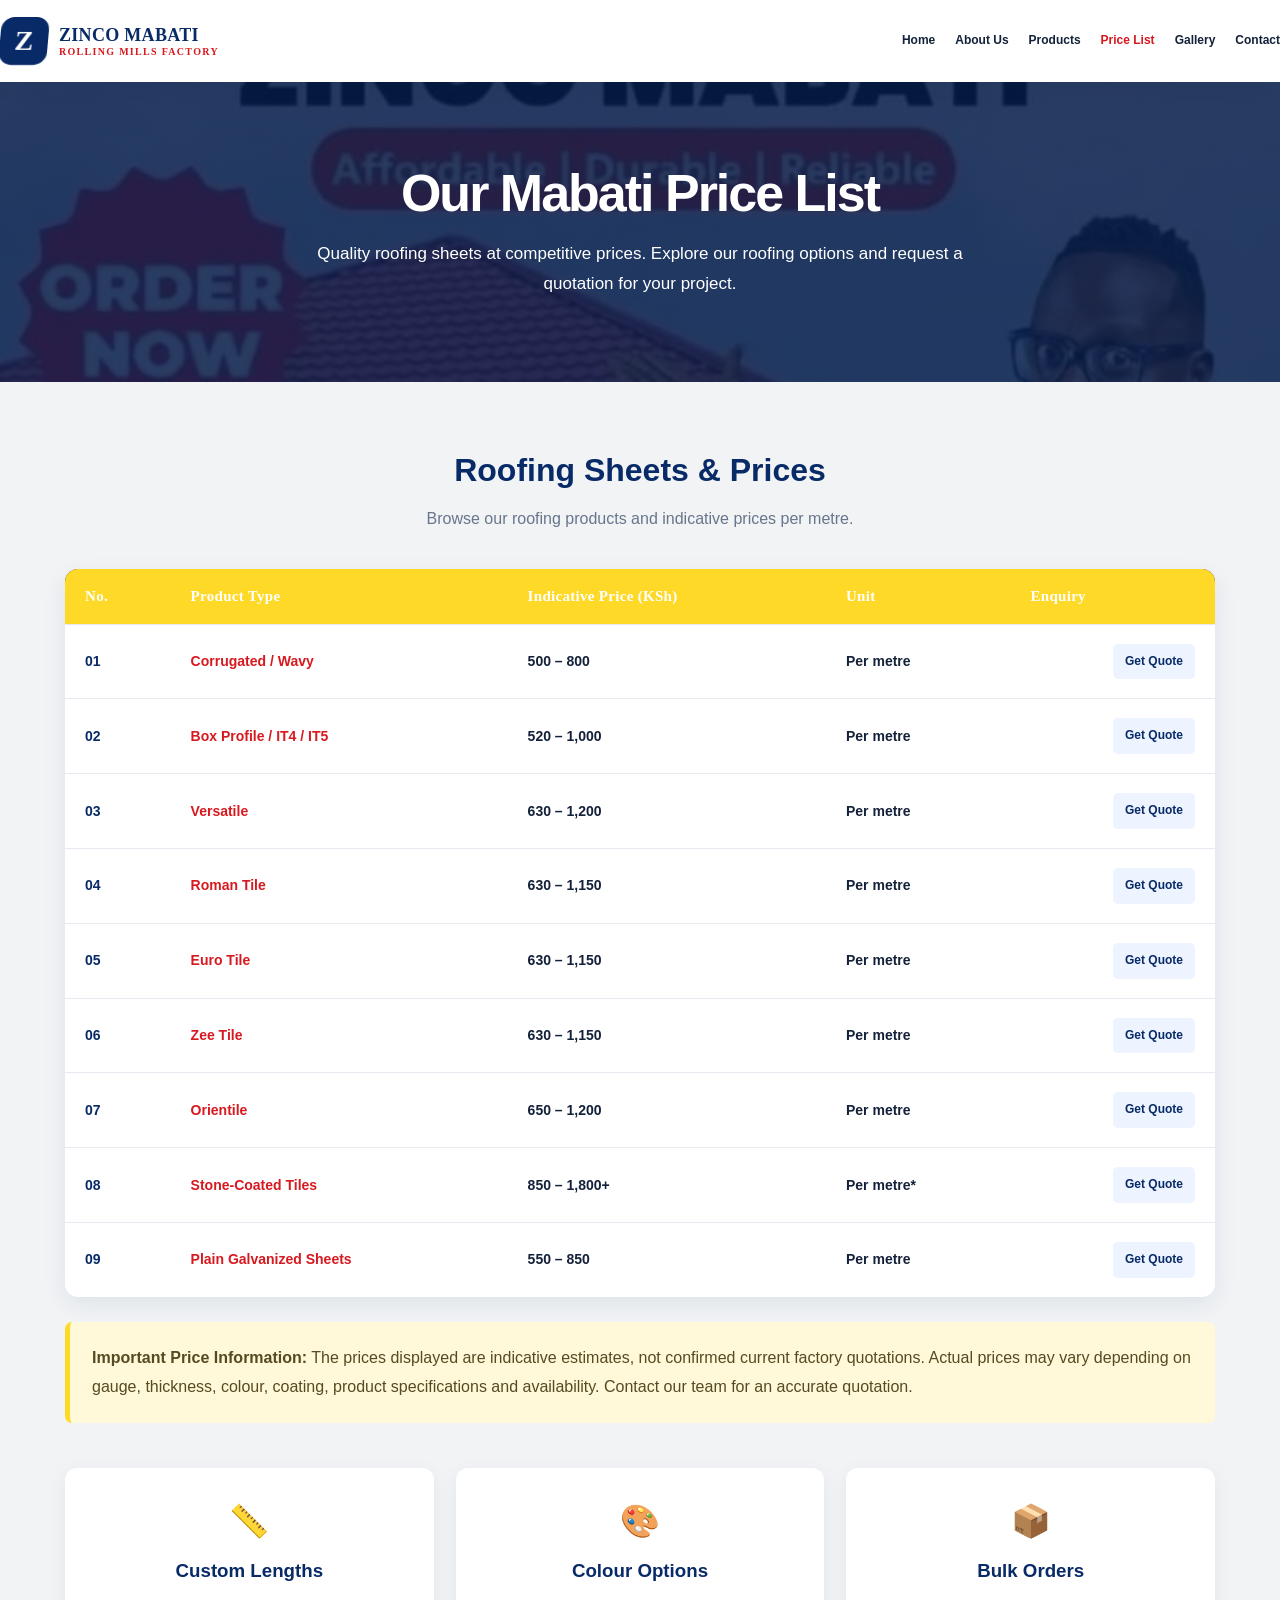
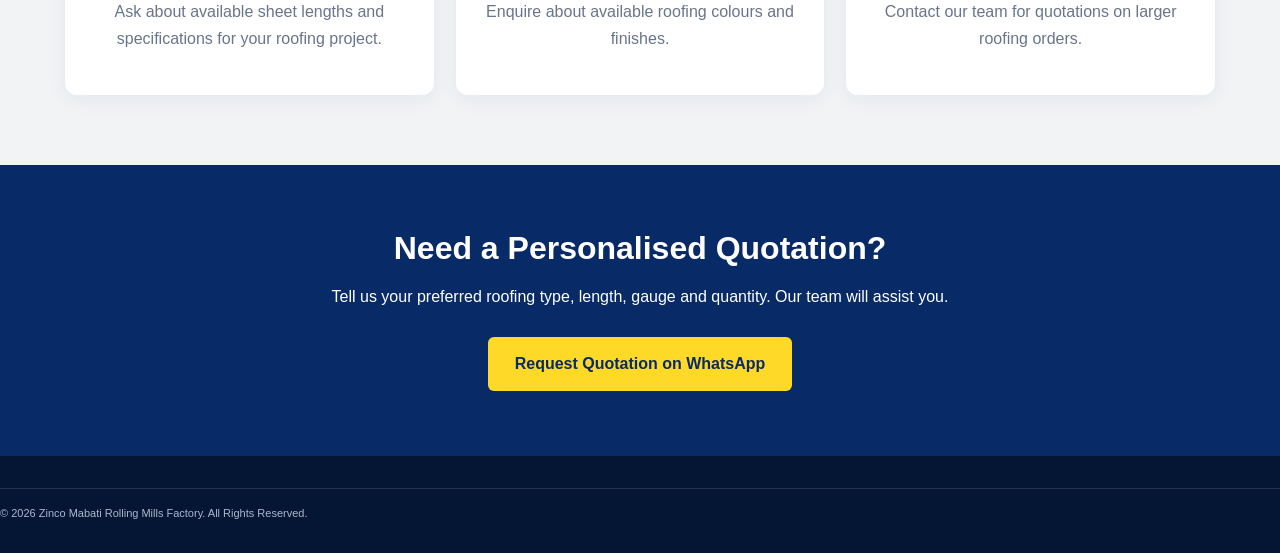
<file: price.html>
<!DOCTYPE html>
<html lang="en">
<head>
    <meta charset="UTF-8">
    <meta name="viewport" content="width=device-width, initial-scale=1.0">

    <title>Price List | Zinco Mabati Rolling Mills Factory</title>

    <meta name="description"
          content="Explore Zinco Mabati roofing sheets and indicative prices per metre. Contact us for quotations and bulk orders.">

    <link rel="stylesheet" href="css/style.css">

    <style>
        /* PRICE LIST PAGE */

        .price-banner {
            min-height: 300px;
            background:
                linear-gradient(rgba(6,29,73,.86), rgba(6,29,73,.86)),
                url("images/90.jpeg") center/cover no-repeat;
            display: flex;
            align-items: center;
            justify-content: center;
            text-align: center;
            color: white;
            padding: 50px 20px;
        }

        .price-banner h1 {
            font-size: clamp(34px, 5vw, 52px);
            margin-bottom: 15px;
        }

        .price-banner p {
            max-width: 700px;
            margin: auto;
            line-height: 1.8;
            font-size: 17px;
        }

        .price-section {
            padding: 70px 5%;
            background: #f1f3f5;
        }

        .price-container {
            max-width: 1150px;
            margin: auto;
        }

        .price-heading {
            text-align: center;
            margin-bottom: 35px;
        }

        .price-heading h2 {
            color: #082b68;
            font-size: 32px;
            margin-bottom: 12px;
        }

        .price-heading p {
            color: #68758b;
            line-height: 1.8;
        }

        .price-table-wrap {
            background: white;
            border-radius: 13px;
            overflow-x: auto;
            box-shadow: 0 8px 25px rgba(8,43,104,.08);
        }

        .price-table {
            width: 100%;
            border-collapse: collapse;
            min-width: 650px;
        }

        .price-table thead {
            background: #082b68;
            color: white;
        }

        .price-table th,
        .price-table td {
            padding: 19px 20px;
            text-align: left;
            border-bottom: 1px solid #e6eaf0;
        }

        .price-table th {
            font-size: 15px;
            letter-spacing: .3px;
        }

        .price-table tbody tr:hover {
            background: #f5f7fb;
        }

        .price-table td {
            color: #14213a;
        }

        .price-table td:first-child {
            font-weight: 600;
            color: #082b68;
        }

        .price-value {
            color: #d71920;
            font-weight: 800;
            white-space: nowrap;
        }

        .price-unit {
            color: #68758b;
            white-space: nowrap;
        }

        .price-enquiry {
            display: inline-block;
            padding: 9px 15px;
            border-radius: 5px;
            background: #d71920;
            color: white;
            text-decoration: none;
            font-size: 13px;
            font-weight: bold;
            white-space: nowrap;
        }

        .price-enquiry:hover {
            background: #b9141a;
        }

        .price-disclaimer {
            margin-top: 25px;
            padding: 22px;
            background: #fff8d9;
            border-left: 5px solid #ffd928;
            border-radius: 7px;
            color: #554a22;
            line-height: 1.8;
        }

        .price-info-grid {
            display: grid;
            grid-template-columns: repeat(3, 1fr);
            gap: 22px;
            margin-top: 45px;
        }

        .price-info-card {
            background: white;
            padding: 27px 22px;
            border-radius: 12px;
            text-align: center;
            box-shadow: 0 5px 20px rgba(8,43,104,.06);
        }

        .price-info-card .icon {
            font-size: 32px;
            margin-bottom: 12px;
        }

        .price-info-card h3 {
            color: #082b68;
            margin-bottom: 10px;
        }

        .price-info-card p {
            color: #68758b;
            line-height: 1.7;
        }

        .price-cta {
            padding: 65px 20px;
            background: #082b68;
            text-align: center;
            color: white;
        }

        .price-cta h2 {
            color: white;
            font-size: 32px;
            margin-bottom: 15px;
        }

        .price-cta p {
            line-height: 1.8;
            margin-bottom: 25px;
        }

        .price-cta a {
            display: inline-block;
            background: #ffd928;
            color: #082b68;
            padding: 14px 27px;
            border-radius: 6px;
            text-decoration: none;
            font-weight: bold;
        }

        .price-cta a:hover {
            background: white;
        }

        @media(max-width: 750px) {
            .price-info-grid {
                grid-template-columns: 1fr;
            }

            .price-section {
                padding: 45px 4%;
            }

            .price-banner {
                min-height: 250px;
            }
        }
    </style>
</head>

<body>

    <!-- HEADER -->
    <header class="site-header">
        <div class="nav-wrap">

            <a href="index.html" class="brand">
                <span class="brand-mark">Z</span>
                <span>
                    <strong>ZINCO MABATI</strong>
                    <small>ROLLING MILLS FACTORY</small>
                </span>
            </a>

            <nav class="nav-links" id="navLinks">
                <a href="index.html">Home</a>
                <a href="about.html">About Us</a>
                <a href="products.html">Products</a>
                <a href="price.html" class="active">Price List</a>
                <a href="gallery.html">Gallery</a>
                <a href="contact.html">Contact</a>
            </nav>

            <button class="menu-toggle" id="menuToggle"
                    aria-label="Toggle navigation">
                ☰
            </button>

        </div>
    </header>

    <!-- PAGE BANNER -->
    <section class="price-banner">
        <div>
            <h1>Our Mabati Price List</h1>

            <p>
                Quality roofing sheets at competitive prices.
                Explore our roofing options and request a quotation
                for your project.
            </p>
        </div>
    </section>

    <!-- PRICE LIST -->
    <section class="price-section">

        <div class="price-container">

            <div class="price-heading">
                <h2>Roofing Sheets & Prices</h2>

                <p>
                    Browse our roofing products and indicative prices
                    per metre.
                </p>
            </div>

            <div class="price-table-wrap">

                <table class="price-table">

                    <thead>
                        <tr>
                            <th>No.</th>
                            <th>Product Type</th>
                            <th>Indicative Price (KSh)</th>
                            <th>Unit</th>
                            <th>Enquiry</th>
                        </tr>
                    </thead>

                    <tbody>

                        <tr>
                            <td>01</td>
                            <td>Corrugated / Wavy</td>
                            <td class="price-value">500 – 800</td>
                            <td class="price-unit">Per metre</td>
                            <td>
                                <a class="price-enquiry"
                                   href="https://wa.me/254752682855?text=Hello%2C%20I%20would%20like%20a%20quotation%20for%20Corrugated%20Mabati.">
                                    Get Quote
                                </a>
                            </td>
                        </tr>

                        <tr>
                            <td>02</td>
                            <td>Box Profile / IT4 / IT5</td>
                            <td class="price-value">520 – 1,000</td>
                            <td class="price-unit">Per metre</td>
                            <td>
                                <a class="price-enquiry"
                                   href="https://wa.me/254752682855?text=Hello%2C%20I%20would%20like%20a%20quotation%20for%20Box%20Profile%20Mabati.">
                                    Get Quote
                                </a>
                            </td>
                        </tr>

                        <tr>
                            <td>03</td>
                            <td>Versatile</td>
                            <td class="price-value">630 – 1,200</td>
                            <td class="price-unit">Per metre</td>
                            <td>
                                <a class="price-enquiry"
                                   href="https://wa.me/254752682855?text=Hello%2C%20I%20would%20like%20a%20quotation%20for%20Versatile%20Mabati.">
                                    Get Quote
                                </a>
                            </td>
                        </tr>

                        <tr>
                            <td>04</td>
                            <td>Roman Tile</td>
                            <td class="price-value">630 – 1,150</td>
                            <td class="price-unit">Per metre</td>
                            <td>
                                <a class="price-enquiry"
                                   href="https://wa.me/254752682855?text=Hello%2C%20I%20would%20like%20a%20quotation%20for%20Roman%20Tile.">
                                    Get Quote
                                </a>
                            </td>
                        </tr>

                        <tr>
                            <td>05</td>
                            <td>Euro Tile</td>
                            <td class="price-value">630 – 1,150</td>
                            <td class="price-unit">Per metre</td>
                            <td>
                                <a class="price-enquiry"
                                   href="https://wa.me/254752682855?text=Hello%2C%20I%20would%20like%20a%20quotation%20for%20Euro%20Tile.">
                                    Get Quote
                                </a>
                            </td>
                        </tr>

                        <tr>
                            <td>06</td>
                            <td>Zee Tile</td>
                            <td class="price-value">630 – 1,150</td>
                            <td class="price-unit">Per metre</td>
                            <td>
                                <a class="price-enquiry"
                                   href="https://wa.me/254752682855?text=Hello%2C%20I%20would%20like%20a%20quotation%20for%20Zee%20Tile.">
                                    Get Quote
                                </a>
                            </td>
                        </tr>

                        <tr>
                            <td>07</td>
                            <td>Orientile</td>
                            <td class="price-value">650 – 1,200</td>
                            <td class="price-unit">Per metre</td>
                            <td>
                                <a class="price-enquiry"
                                   href="https://wa.me/254752682855?text=Hello%2C%20I%20would%20like%20a%20quotation%20for%20Orientile.">
                                    Get Quote
                                </a>
                            </td>
                        </tr>

                        <tr>
                            <td>08</td>
                            <td>Stone-Coated Tiles</td>
                            <td class="price-value">850 – 1,800+</td>
                            <td class="price-unit">Per metre*</td>
                            <td>
                                <a class="price-enquiry"
                                   href="https://wa.me/254752682855?text=Hello%2C%20I%20would%20like%20a%20quotation%20for%20Stone%20Coated%20Tiles.">
                                    Get Quote
                                </a>
                            </td>
                        </tr>

                        <tr>
                            <td>09</td>
                            <td>Plain Galvanized Sheets</td>
                            <td class="price-value">550 – 850</td>
                            <td class="price-unit">Per metre</td>
                            <td>
                                <a class="price-enquiry"
                                   href="https://wa.me/254752682855?text=Hello%2C%20I%20would%20like%20a%20quotation%20for%20Plain%20Galvanized%20Sheets.">
                                    Get Quote
                                </a>
                            </td>
                        </tr>

                    </tbody>

                </table>

            </div>

            <div class="price-disclaimer">
                <strong>Important Price Information:</strong>
                The prices displayed are indicative estimates, not
                confirmed current factory quotations. Actual prices
                may vary depending on gauge, thickness, colour,
                coating, product specifications and availability.
                Contact our team for an accurate quotation.
            </div>

            <!-- ADDITIONAL INFORMATION -->
            <div class="price-info-grid">

                <div class="price-info-card">
                    <div class="icon">📏</div>
                    <h3>Custom Lengths</h3>
                    <p>
                        Ask about available sheet lengths and
                        specifications for your roofing project.
                    </p>
                </div>

                <div class="price-info-card">
                    <div class="icon">🎨</div>
                    <h3>Colour Options</h3>
                    <p>
                        Enquire about available roofing colours
                        and finishes.
                    </p>
                </div>

                <div class="price-info-card">
                    <div class="icon">📦</div>
                    <h3>Bulk Orders</h3>
                    <p>
                        Contact our team for quotations on larger
                        roofing orders.
                    </p>
                </div>

            </div>

        </div>

    </section>

    <!-- CALL TO ACTION -->
    <section class="price-cta">

        <h2>Need a Personalised Quotation?</h2>

        <p>
            Tell us your preferred roofing type, length, gauge
            and quantity. Our team will assist you.
        </p>

        <a href="https://wa.me/254752682855?text=Hello%20Zinco%20Mabati%2C%20I%20would%20like%20a%20roofing%20quotation."
           target="_blank" rel="noopener">
            Request Quotation on WhatsApp
        </a>

    </section>

    <!-- FOOTER -->
    <footer class="footer">
        <div class="footer-bottom">
            <p>
                &copy; <span id="currentYear"></span>
                Zinco Mabati Rolling Mills Factory.
                All Rights Reserved.
            </p>
        </div>
    </footer>

    <!-- JAVASCRIPT -->
    <script>
        // Mobile navigation
        const menuToggle = document.getElementById("menuToggle");
        const navLinks = document.getElementById("navLinks");

        menuToggle.addEventListener("click", function () {
            navLinks.classList.toggle("open");
        });

        // Current year
        document.getElementById("currentYear").textContent =
            new Date().getFullYear();
    </script>

</body>
</html>
</file>
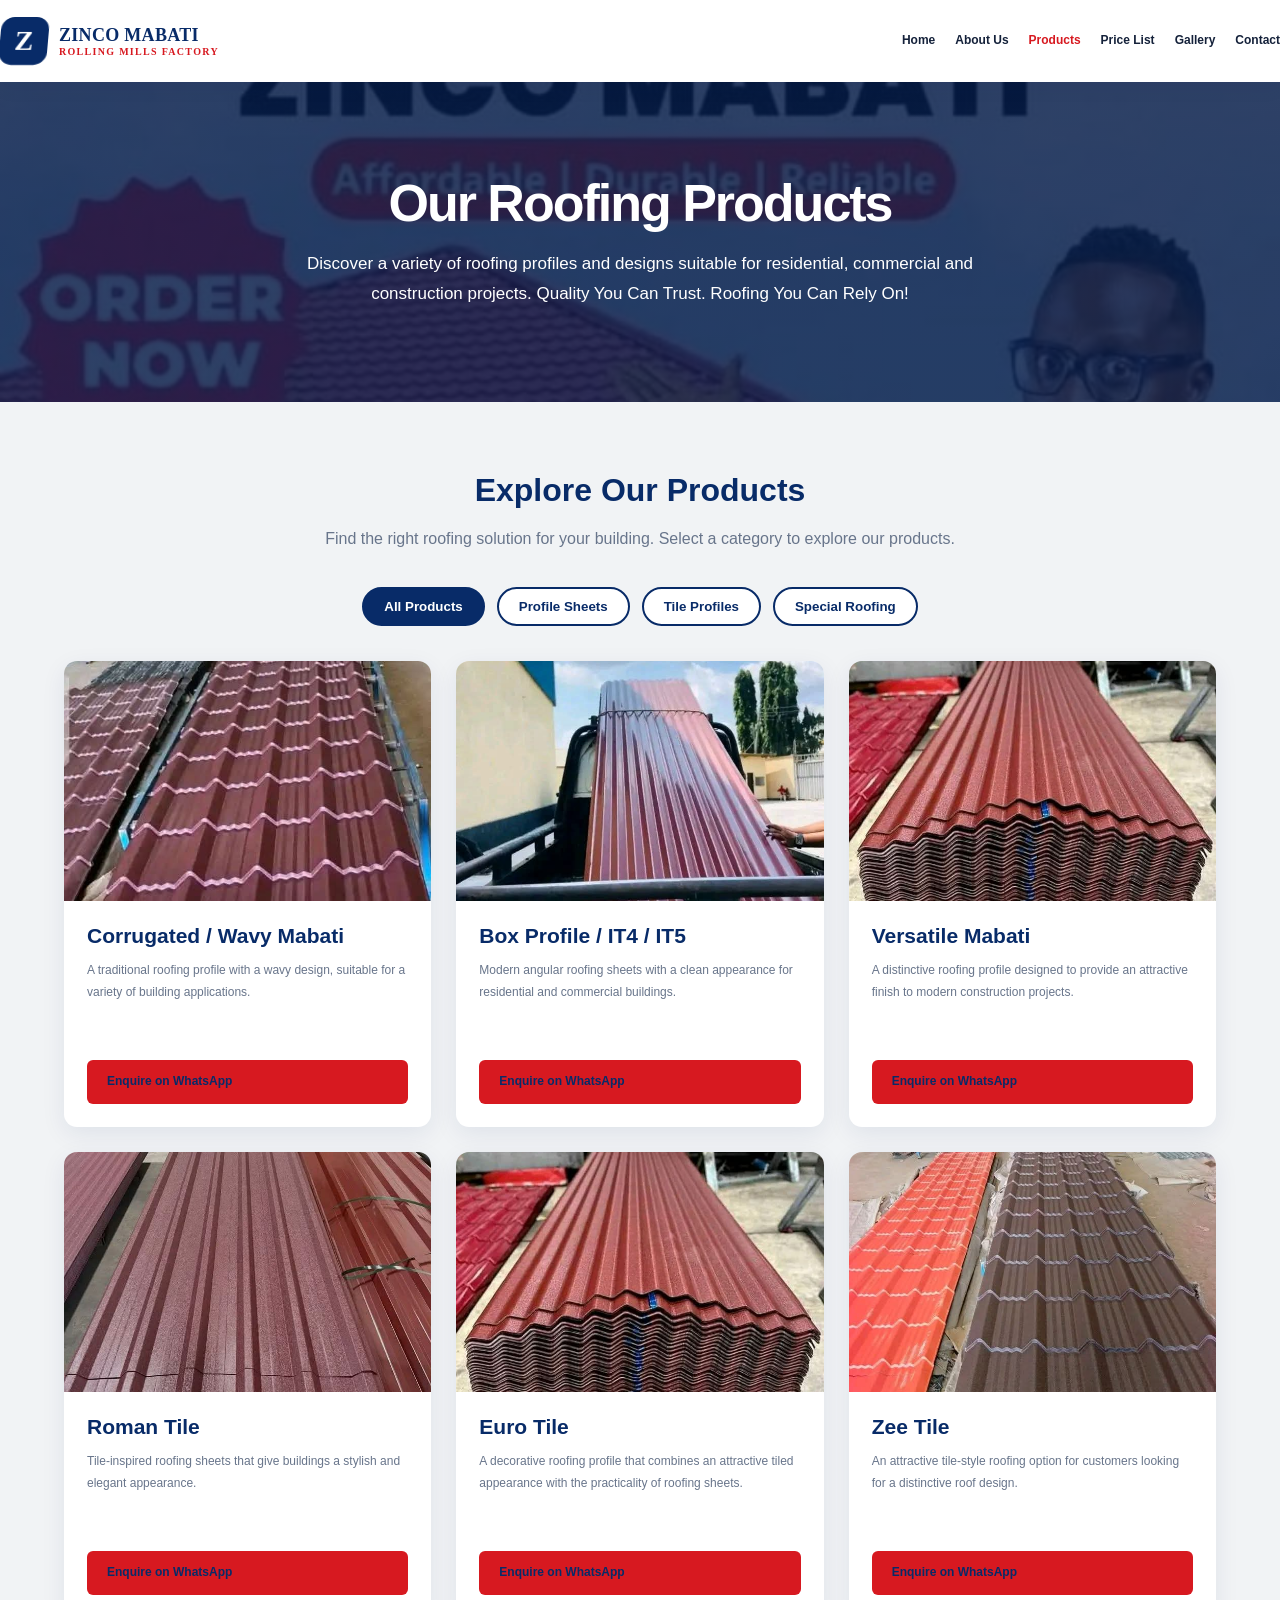
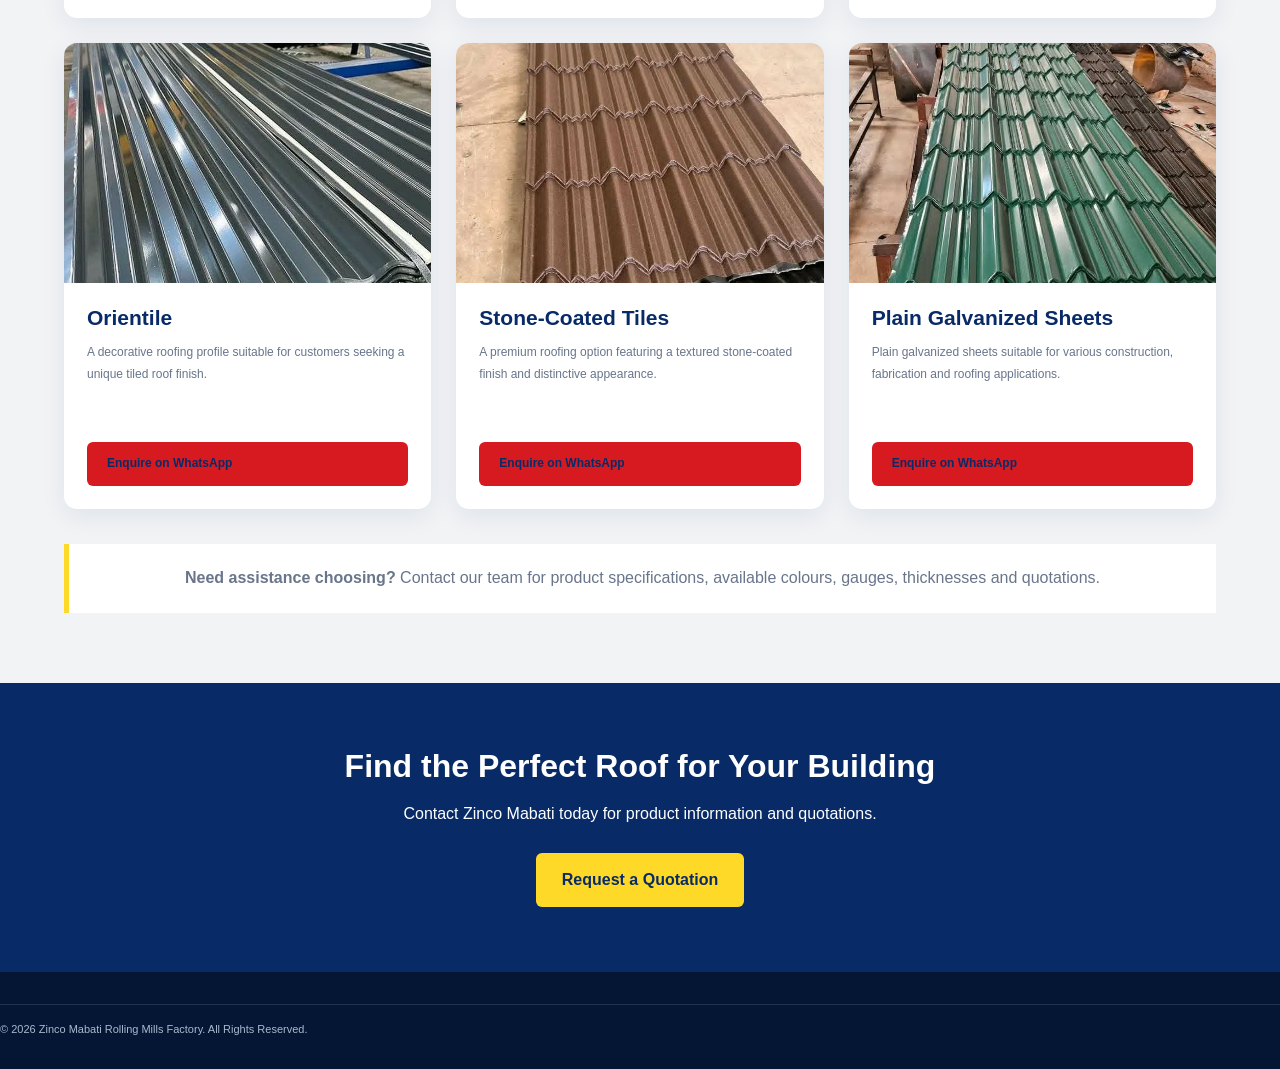
<file: product.html>
<!DOCTYPE html>
<html lang="en">
<head>
    <meta charset="UTF-8">
    <meta name="viewport" content="width=device-width, initial-scale=1.0">

    <title>Our Products | Zinco Mabati Rolling Mills Factory</title>

    <meta name="description"
          content="Explore corrugated mabati, box profile, versatile, Roman tile, Euro tile, Zee tile, Orientile and stone-coated roofing products from Zinco Mabati.">

    <link rel="stylesheet" href="css/style.css">

    <style>
        /* PRODUCTS PAGE */

        .products-banner {
            min-height: 320px;
            background:
                linear-gradient(rgba(6,29,73,.84), rgba(6,29,73,.84)),
                url("images/90.jpeg") center/cover no-repeat;
            display: flex;
            justify-content: center;
            align-items: center;
            text-align: center;
            color: white;
            padding: 50px 20px;
        }

        .products-banner h1 {
            font-size: clamp(34px, 5vw, 52px);
            margin-bottom: 15px;
        }

        .products-banner p {
            max-width: 700px;
            margin: auto;
            line-height: 1.8;
            font-size: 17px;
        }

        .products-section {
            padding: 70px 5%;
            background: #f1f3f5;
        }

        .products-container {
            max-width: 1250px;
            margin: auto;
        }

        .products-heading {
            text-align: center;
            margin-bottom: 35px;
        }

        .products-heading h2 {
            color: #082b68;
            font-size: 32px;
            margin-bottom: 12px;
        }

        .products-heading p {
            color: #68758b;
            line-height: 1.7;
        }

        .products-filters {
            display: flex;
            justify-content: center;
            flex-wrap: wrap;
            gap: 12px;
            margin-bottom: 35px;
        }

        .product-filter {
            padding: 10px 20px;
            background: white;
            color: #082b68;
            border: 2px solid #082b68;
            border-radius: 30px;
            cursor: pointer;
            font-weight: 600;
            transition: .3s;
        }

        .product-filter:hover,
        .product-filter.active {
            background: #082b68;
            color: white;
        }

        .products-grid {
            display: grid;
            grid-template-columns: repeat(3, minmax(0, 1fr));
            gap: 25px;
        }

        .product-card {
            background: white;
            border-radius: 13px;
            overflow: hidden;
            box-shadow: 0 7px 25px rgba(8,43,104,.08);
            transition: transform .3s, box-shadow .3s;
        }

        .product-card:hover {
            transform: translateY(-6px);
            box-shadow: 0 15px 35px rgba(8,43,104,.15);
        }

        .product-image {
            height: 240px;
            overflow: hidden;
            background: #e6eaf0;
        }

        .product-image img {
            width: 100%;
            height: 100%;
            object-fit: cover;
            display: block;
            transition: transform .4s;
        }

        .product-card:hover .product-image img {
            transform: scale(1.07);
        }

        .product-info {
            padding: 23px;
        }

        .product-info h3 {
            color: #082b68;
            font-size: 21px;
            margin-bottom: 12px;
        }

        .product-info p {
            color: #68758b;
            line-height: 1.8;
            margin-bottom: 20px;
            min-height: 80px;
        }

        .product-enquiry {
            display: inline-block;
            background: #d71920;
            color: white;
            text-decoration: none;
            padding: 12px 20px;
            border-radius: 6px;
            font-weight: 600;
            transition: .3s;
        }

        .product-enquiry:hover {
            background: #b9141a;
        }

        .product-empty {
            grid-column: 1 / -1;
            text-align: center;
            padding: 35px;
            color: #68758b;
        }

        .products-note {
            text-align: center;
            margin-top: 35px;
            padding: 20px;
            background: white;
            border-left: 5px solid #ffd928;
            color: #68758b;
            line-height: 1.8;
        }

        .products-cta {
            background: #082b68;
            color: white;
            padding: 65px 20px;
            text-align: center;
        }

        .products-cta h2 {
            color: white;
            font-size: 32px;
            margin-bottom: 15px;
        }

        .products-cta p {
            line-height: 1.7;
            margin-bottom: 25px;
        }

        .products-cta a {
            display: inline-block;
            background: #ffd928;
            color: #082b68;
            text-decoration: none;
            padding: 14px 26px;
            border-radius: 6px;
            font-weight: bold;
        }

        @media(max-width: 950px) {
            .products-grid {
                grid-template-columns: repeat(2, minmax(0, 1fr));
            }
        }

        @media(max-width: 600px) {
            .products-section {
                padding: 45px 4%;
            }

            .products-grid {
                grid-template-columns: 1fr;
            }

            .products-banner {
                min-height: 250px;
            }

            .product-image {
                height: 230px;
            }
        }
    </style>
</head>

<body>

    <!-- HEADER -->
    <header class="site-header">
        <div class="nav-wrap">

            <a href="index.html" class="brand">
                <span class="brand-mark">Z</span>
                <span>
                    <strong>ZINCO MABATI</strong>
                    <small>ROLLING MILLS FACTORY</small>
                </span>
            </a>

            <nav class="nav-links" id="navLinks">
                <a href="index.html">Home</a>
                <a href="about.html">About Us</a>
                <a href="products.html" class="active">Products</a>
                <a href="prices.html">Price List</a>
                <a href="gallery.html">Gallery</a>
                <a href="contact.html">Contact</a>
            </nav>

            <button class="menu-toggle" id="menuToggle"
                    aria-label="Toggle navigation">
                ☰
            </button>

        </div>
    </header>

    <!-- PAGE BANNER -->
    <section class="products-banner">
        <div>
            <h1>Our Roofing Products</h1>

            <p>
                Discover a variety of roofing profiles and designs
                suitable for residential, commercial and construction
                projects. Quality You Can Trust. Roofing You Can Rely On!
            </p>
        </div>
    </section>

    <!-- PRODUCTS -->
    <section class="products-section">

        <div class="products-container">

            <div class="products-heading">
                <h2>Explore Our Products</h2>

                <p>
                    Find the right roofing solution for your building.
                    Select a category to explore our products.
                </p>
            </div>

            <!-- FILTERS -->
            <div class="products-filters">

                <button class="product-filter active"
                        data-filter="all">
                    All Products
                </button>

                <button class="product-filter"
                        data-filter="profile">
                    Profile Sheets
                </button>

                <button class="product-filter"
                        data-filter="tiles">
                    Tile Profiles
                </button>

                <button class="product-filter"
                        data-filter="special">
                    Special Roofing
                </button>

            </div>

            <!-- PRODUCT GRID -->
            <div class="products-grid" id="productsGrid">

                <article class="product-card" data-category="profile">
                    <div class="product-image">
                        <img src="images/1.jpeg"
                             alt="Corrugated mabati roofing sheets"
                             loading="lazy">
                    </div>

                    <div class="product-info">
                        <h3>Corrugated / Wavy Mabati</h3>

                        <p>
                            A traditional roofing profile with a wavy
                            design, suitable for a variety of building
                            applications.
                        </p>

                        <a class="product-enquiry"
                           href="https://wa.me/254752682855?text=Hello%20Zinco%20Mabati%2C%20I%20am%20interested%20in%20Corrugated%20Mabati.">
                            Enquire on WhatsApp
                        </a>
                    </div>
                </article>

                <article class="product-card" data-category="profile">
                    <div class="product-image">
                        <img src="images/2.jpeg"
                             alt="Box profile roofing sheets"
                             loading="lazy">
                    </div>

                    <div class="product-info">
                        <h3>Box Profile / IT4 / IT5</h3>

                        <p>
                            Modern angular roofing sheets with a clean
                            appearance for residential and commercial
                            buildings.
                        </p>

                        <a class="product-enquiry"
                           href="https://wa.me/254752682855?text=Hello%20Zinco%20Mabati%2C%20I%20am%20interested%20in%20Box%20Profile%20Mabati.">
                            Enquire on WhatsApp
                        </a>
                    </div>
                </article>

                <article class="product-card" data-category="profile">
                    <div class="product-image">
                        <img src="images/3.jpeg"
                             alt="Versatile roofing sheets"
                             loading="lazy">
                    </div>

                    <div class="product-info">
                        <h3>Versatile Mabati</h3>

                        <p>
                            A distinctive roofing profile designed to
                            provide an attractive finish to modern
                            construction projects.
                        </p>

                        <a class="product-enquiry"
                           href="https://wa.me/254752682855?text=Hello%20Zinco%20Mabati%2C%20I%20am%20interested%20in%20Versatile%20Mabati.">
                            Enquire on WhatsApp
                        </a>
                    </div>
                </article>

                <article class="product-card" data-category="tiles">
                    <div class="product-image">
                        <img src="images/4.jpeg"
                             alt="Roman tile roofing sheets"
                             loading="lazy">
                    </div>

                    <div class="product-info">
                        <h3>Roman Tile</h3>

                        <p>
                            Tile-inspired roofing sheets that give
                            buildings a stylish and elegant appearance.
                        </p>

                        <a class="product-enquiry"
                           href="https://wa.me/254752682855?text=Hello%20Zinco%20Mabati%2C%20I%20am%20interested%20in%20Roman%20Tile%20Mabati.">
                            Enquire on WhatsApp
                        </a>
                    </div>
                </article>

                <article class="product-card" data-category="tiles">
                    <div class="product-image">
                        <img src="images/5.jpeg"
                             alt="Euro tile roofing sheets"
                             loading="lazy">
                    </div>

                    <div class="product-info">
                        <h3>Euro Tile</h3>

                        <p>
                            A decorative roofing profile that combines
                            an attractive tiled appearance with the
                            practicality of roofing sheets.
                        </p>

                        <a class="product-enquiry"
                           href="https://wa.me/254752682855?text=Hello%20Zinco%20Mabati%2C%20I%20am%20interested%20in%20Euro%20Tile.">
                            Enquire on WhatsApp
                        </a>
                    </div>
                </article>

                <article class="product-card" data-category="tiles">
                    <div class="product-image">
                        <img src="images/6.jpeg"
                             alt="Zee tile roofing sheets"
                             loading="lazy">
                    </div>

                    <div class="product-info">
                        <h3>Zee Tile</h3>

                        <p>
                            An attractive tile-style roofing option
                            for customers looking for a distinctive
                            roof design.
                        </p>

                        <a class="product-enquiry"
                           href="https://wa.me/254752682855?text=Hello%20Zinco%20Mabati%2C%20I%20am%20interested%20in%20Zee%20Tile.">
                            Enquire on WhatsApp
                        </a>
                    </div>
                </article>

                <article class="product-card" data-category="tiles">
                    <div class="product-image">
                        <img src="images/7.jpeg"
                             alt="Orientile roofing sheets"
                             loading="lazy">
                    </div>

                    <div class="product-info">
                        <h3>Orientile</h3>

                        <p>
                            A decorative roofing profile suitable
                            for customers seeking a unique tiled
                            roof finish.
                        </p>

                        <a class="product-enquiry"
                           href="https://wa.me/254752682855?text=Hello%20Zinco%20Mabati%2C%20I%20am%20interested%20in%20Orientile.">
                            Enquire on WhatsApp
                        </a>
                    </div>
                </article>

                <article class="product-card" data-category="special">
                    <div class="product-image">
                        <img src="images/8.jpeg"
                             alt="Stone coated roofing tiles"
                             loading="lazy">
                    </div>

                    <div class="product-info">
                        <h3>Stone-Coated Tiles</h3>

                        <p>
                            A premium roofing option featuring a
                            textured stone-coated finish and
                            distinctive appearance.
                        </p>

                        <a class="product-enquiry"
                           href="https://wa.me/254752682855?text=Hello%20Zinco%20Mabati%2C%20I%20am%20interested%20in%20Stone%20Coated%20Tiles.">
                            Enquire on WhatsApp
                        </a>
                    </div>
                </article>

                <article class="product-card" data-category="special">
                    <div class="product-image">
                        <img src="images/9.jpeg"
                             alt="Plain galvanized roofing sheets"
                             loading="lazy">
                    </div>

                    <div class="product-info">
                        <h3>Plain Galvanized Sheets</h3>

                        <p>
                            Plain galvanized sheets suitable for
                            various construction, fabrication and
                            roofing applications.
                        </p>

                        <a class="product-enquiry"
                           href="https://wa.me/254752682855?text=Hello%20Zinco%20Mabati%2C%20I%20am%20interested%20in%20Plain%20Galvanized%20Sheets.">
                            Enquire on WhatsApp
                        </a>
                    </div>
                </article>

            </div>

            <div class="products-note">
                <strong>Need assistance choosing?</strong>
                Contact our team for product specifications,
                available colours, gauges, thicknesses and quotations.
            </div>

        </div>

    </section>

    <!-- CALL TO ACTION -->
    <section class="products-cta">

        <h2>Find the Perfect Roof for Your Building</h2>

        <p>
            Contact Zinco Mabati today for product information
            and quotations.
        </p>

        <a href="contact.html">Request a Quotation</a>

    </section>

    <!-- FOOTER -->
    <footer class="footer">
        <div class="footer-bottom">
            <p>
                &copy; <span id="currentYear"></span>
                Zinco Mabati Rolling Mills Factory.
                All Rights Reserved.
            </p>
        </div>
    </footer>

    <!-- JAVASCRIPT -->
    <script>
        // Mobile navigation
        const menuToggle = document.getElementById("menuToggle");
        const navLinks = document.getElementById("navLinks");

        menuToggle.addEventListener("click", function () {
            navLinks.classList.toggle("open");
        });

        // Current year
        document.getElementById("currentYear").textContent =
            new Date().getFullYear();

        // Product category filtering
        const filterButtons =
            document.querySelectorAll(".product-filter");

        const productCards =
            document.querySelectorAll(".product-card");

        filterButtons.forEach(button => {

            button.addEventListener("click", function () {

                const selectedCategory =
                    this.getAttribute("data-filter");

                filterButtons.forEach(btn =>
                    btn.classList.remove("active")
                );

                this.classList.add("active");

                productCards.forEach(card => {

                    const category =
                        card.getAttribute("data-category");

                    if (
                        selectedCategory === "all" ||
                        category === selectedCategory
                    ) {
                        card.style.display = "";
                    } else {
                        card.style.display = "none";
                    }

                });

            });

        });
    </script>

</body>
</html>
</file>
<file: css/style.css>
/* =========================================
   ZINCO MABATI ROLLING MILLS FACTORY
   PREMIUM WEBSITE STYLESHEET
   ========================================= */

:root {
  --navy: #082b68;
  --navy2: #061d49;
  --red: #d71920;
  --yellow: #ffd928;
  --ink: #14213a;
  --muted: #68758b;
  --pale: #f1f3f5;
  --white: #ffffff;
  --dark: #101820;
  --shadow: 0 18px 50px rgba(8,43,104,.12);
}

* {
  box-sizing: border-box;
}

html {
  scroll-behavior: smooth;
  scroll-padding-top: 90px;
}

body {
  margin: 0;
  font-family: "DM Sans", sans-serif;
  color: var(--ink);
  line-height: 1.65;
  background: #f1f3f5;
}

a {
  color: inherit;
  text-decoration: none;
}

img {
  display: block;
  max-width: 100%;
}

.container {
  width: min(1160px, calc(100% - 42px));
  margin: auto;
}

/* TOP BAR */

.topbar {
  background: var(--dark);
  color: #dce7ff;
  font-size: 13px;
}

.topbar-inner {
  display: flex;
  justify-content: space-between;
  gap: 18px;
  padding: 8px 0;
}

.topbar a {
  font-weight: 800;
  color: var(--yellow);
}

/* HEADER */

.site-header {
  position: sticky;
  top: 0;
  z-index: 20;
  background: #fff;
  box-shadow: 0 4px 20px #061d4910;
}

.nav-wrap {
  height: 82px;
  display: flex;
  align-items: center;
  justify-content: space-between;
}

.brand {
  display: flex;
  align-items: center;
  gap: 11px;
  color: var(--navy);
}

.brand-mark {
  width: 48px;
  height: 48px;
  display: grid;
  place-items: center;
  background: var(--navy);
  color: #fff;
  font: 900 28px Montserrat;
  border-radius: 13px;
  transform: skew(-5deg);
}

.brand strong {
  display: block;
  font: 900 18px Montserrat;
  letter-spacing: .3px;
  line-height: 1.2;
}

.brand small {
  display: block;
  color: var(--red);
  font: 800 10px Montserrat;
  letter-spacing: 1.3px;
}

.nav-links {
  display: flex;
  align-items: center;
  gap: 25px;
  font-size: 13px;
  font-weight: 700;
}

.nav-links>a:not(.nav-cta):hover {
  color: var(--red);
}

.nav-cta {
  background: var(--red);
  color: white;
  padding: 12px 18px;
  border-radius: 6px;
}

.menu-toggle {
  display: none;
  background: none;
  border: 0;
  font-size: 27px;
  color: var(--navy);
}

/* =========================================
   HOMEPAGE HERO BACKGROUND
   IMAGE 90 IS NOW THE BACKGROUND
   ========================================= */

.hero {
  position: relative;
  min-height: 650px;
  display: flex;
  align-items: center;
  color: #fff;

  background-image:
    linear-gradient(
      90deg,
      rgba(8, 18, 35, .90),
      rgba(8, 18, 35, .66) 50%,
      rgba(8, 18, 35, .30)
    ),
    url("../images/90.jpeg");

  background-size: cover;
  background-position: center center;
  background-repeat: no-repeat;
  overflow: hidden;
}

.hero-shade {
  position: absolute;
  inset: 0;

  background:
    linear-gradient(
      0deg,
      rgba(5, 15, 30, .50),
      transparent 65%
    );
}

.hero-content {
  position: relative;
  z-index: 2;
  padding: 100px 0 120px;
}

.eyebrow {
  font: 800 11px Montserrat;
  letter-spacing: 2px;
  color: var(--red);
  margin: 0 0 14px;
}

.hero .eyebrow {
  color: var(--yellow);
}

h1, h2, h3 {
  font-family: Montserrat, sans-serif;
  line-height: 1.15;
  margin-top: 0;
}

h1 {
  font-size: clamp(44px, 7vw, 78px);
  font-weight: 900;
  letter-spacing: -2px;
  margin-bottom: 20px;
}

h1 span {
  color: var(--yellow);
}

.hero-copy {
  font-size: 18px;
  max-width: 570px;
  color: #e1e9f7;
}

.hero-actions {
  display: flex;
  flex-wrap: wrap;
  gap: 13px;
  margin: 30px 0;
}

.btn {
  display: inline-flex;
  justify-content: center;
  align-items: center;
  border: 0;
  border-radius: 6px;
  padding: 14px 22px;
  font: 800 13px Montserrat;
  cursor: pointer;
  transition: .2s;
}

.btn:hover {
  transform: translateY(-2px);
  filter: brightness(1.05);
}

.btn-red {
  background: var(--red);
  color: #fff;
}

.btn-outline {
  border: 1px solid #fff;
  color: #fff;
  background: #ffffff12;
}

.btn-yellow {
  background: var(--yellow);
  color: var(--navy);
}

.hero-points {
  display: flex;
  flex-wrap: wrap;
  gap: 24px;
  font-size: 13px;
  font-weight: 700;
}

.hero-ribbon {
  position: absolute;
  bottom: 0;
  left: 0;
  right: 0;
  background: var(--yellow);
  color: var(--navy);
  text-align: center;
  padding: 12px;
  font: 900 12px Montserrat;
  letter-spacing: 1.5px;
}

/* TRUST STRIP */

.trust-strip {
  background: var(--dark);
  color: #fff;
}

.trust-grid {
  display: grid;
  grid-template-columns: repeat(4, 1fr);
}

.trust-grid div {
  display: flex;
  align-items: center;
  gap: 13px;
  padding: 23px 16px;
  border-right: 1px solid #ffffff20;
  font-weight: 700;
  font-size: 14px;
}

.trust-grid b {
  color: var(--yellow);
  font: 900 22px Montserrat;
}

/* GENERAL SECTIONS */

.section {
  padding: 92px 0;
}

.about-section {
  background: #ffffff;
}

.two-col {
  display: grid;
  grid-template-columns: 1fr 1fr;
  gap: 70px;
  align-items: center;
}

.about-image {
  position: relative;
}

.about-image img {
  width: 100%;
  height: 430px;
  object-fit: cover;
  object-position: top;
  border-radius: 12px;
  box-shadow: var(--shadow);
}

.image-tag {
  position: absolute;
  bottom: 18px;
  left: 18px;
  background: var(--yellow);
  color: var(--navy);
  padding: 10px 16px;
  border-radius: 4px;
  font: 900 12px Montserrat;
}

.section-copy h2,
.section-heading h2,
.contact-section h2 {
  font-size: clamp(30px, 4vw, 43px);
  letter-spacing: -1.2px;
  margin-bottom: 18px;
}

.section-copy h2 span,
.section-heading h2 span,
.contact-section h2 span {
  color: var(--red);
}

.section-copy>p:not(.eyebrow) {
  color: var(--muted);
}

.text-link {
  display: inline-block;
  margin-top: 15px;
  color: var(--red);
  font-weight: 800;
}

.text-link span {
  font-size: 20px;
  margin-left: 8px;
}

/* PRODUCTS */

.products-section {
  background: #e9edf2;
}

.section-heading {
  display: flex;
  align-items: end;
  justify-content: space-between;
  gap: 40px;
  margin-bottom: 35px;
}

.section-heading>p {
  max-width: 410px;
  color: var(--muted);
  margin: 0 0 7px;
}

.product-grid {
  display: grid;
  grid-template-columns: repeat(3, 1fr);
  gap: 20px;
}

.product-card {
  background: #fff;
  border-radius: 10px;
  overflow: hidden;
  box-shadow: 0 8px 30px #082b680d;
  transition: .25s;
}

.product-card:hover {
  transform: translateY(-5px);
  box-shadow: var(--shadow);
}

.roof-art {
  height: 150px;
  display: flex;
  align-items: center;
  justify-content: center;
  overflow: hidden;
  position: relative;
  background: linear-gradient(135deg, #dce8f8, #f8fbff);
}

.roof-sheet {
  width: 78%;
  height: 82px;
  border-radius: 5px;
  transform: perspective(250px) rotateX(28deg) rotateZ(-7deg);
  box-shadow: 0 18px 22px #001d4a35;
  background: repeating-linear-gradient(
    90deg,
    #0b4a9a 0 13px,
    #2878ca 13px 19px,
    #0a438a 19px 25px
  );
}

.roof-sheet.red {
  background: repeating-linear-gradient(
    90deg,
    #a80e19 0 13px,
    #e73b43 13px 19px,
    #a80e19 19px 25px
  );
}

.roof-sheet.green {
  background: repeating-linear-gradient(
    90deg,
    #08764e 0 13px,
    #22a875 13px 19px,
    #08764e 19px 25px
  );
}

.roof-sheet.grey {
  background: repeating-linear-gradient(
    90deg,
    #5b6878 0 13px,
    #aab5c1 13px 19px,
    #5b6878 19px 25px
  );
}

.roof-sheet.tile {
  border-radius: 12px;
  background: repeating-linear-gradient(
    90deg,
    #92202a 0 15px,
    #e15a55 15px 24px,
    #92202a 24px 30px
  );
  clip-path: polygon(
    0 20%, 10% 0, 20% 20%, 30% 0, 40% 20%,
    50% 0, 60% 20%, 70% 0, 80% 20%, 90% 0,
    100% 20%, 100% 100%, 0 100%
  );
}

.product-info {
  padding: 19px;
}

.product-info h3 {
  font-size: 16px;
  margin: 0 0 7px;
}

.product-info p {
  font-size: 12px;
  color: var(--muted);
  margin: 0 0 12px;
}

.product-price {
  font-weight: 900;
  color: var(--red);
  font-size: 14px;
}

.product-info a {
  display: block;
  margin-top: 13px;
  color: var(--navy);
  font-size: 12px;
  font-weight: 900;
}

/* PRICE LIST */

.price-section {
  background: var(--navy2);
  color: #fff;
}

.light-heading>p {
  color: #bdcbe4;
}

.light-heading h2 span {
  color: var(--yellow);
}

.price-table-wrap {
  overflow: auto;
  border-radius: 10px;
  background: #fff;
}

.price-table {
  width: 100%;
  border-collapse: collapse;
  color: var(--ink);
  min-width: 550px;
}

.price-table th {
  background: var(--yellow);
  text-align: left;
  padding: 16px 20px;
  font: 900 13px Montserrat;
}

.price-table td {
  padding: 14px 20px;
  border-bottom: 1px solid #e8edf5;
  font-weight: 700;
  font-size: 14px;
}

.price-table tr:last-child td {
  border: 0;
}

.price-table td:nth-child(2) {
  color: var(--red);
  font-weight: 900;
}

.price-table td:last-child {
  text-align: right;
}

.price-table button {
  border: 0;
  background: #edf3ff;
  color: var(--navy);
  font-weight: 800;
  padding: 8px 12px;
  border-radius: 5px;
  cursor: pointer;
}

.price-note {
  color: #d7e1f2;
  font-size: 11px;
  margin: 14px 0 22px;
}

.center {
  text-align: center;
}

/* BENEFITS */

.why-section {
  background: #f7f8fa;
}

.centered {
  justify-content: center;
  text-align: center;
}

.benefit-grid {
  display: grid;
  grid-template-columns: repeat(4, 1fr);
  gap: 18px;
}

.benefit {
  padding: 28px 22px;
  border: 1px solid #e9edf4;
  border-radius: 9px;
  background: #fff;
  transition: .25s;
}

.benefit:hover {
  transform: translateY(-4px);
  box-shadow: var(--shadow);
}

.benefit-icon {
  width: 43px;
  height: 43px;
  display: grid;
  place-items: center;
  background: #fff3bd;
  color: var(--navy);
  border-radius: 10px;
  font-size: 20px;
  font-weight: 900;
  margin-bottom: 20px;
}

.benefit h3 {
  font-size: 16px;
}

.benefit p {
  font-size: 13px;
  color: var(--muted);
  margin: 0;
}

/* GALLERY */

.gallery-section {
  background: #e9edf2;
}

.gallery-grid {
  display: grid;
  grid-template-columns: 1.25fr 1fr;
  gap: 18px;
}

.gallery-main,
.gallery-item,
.gallery-placeholder {
  margin: 0;
  min-height: 250px;
  border-radius: 10px;
  overflow: hidden;
  position: relative;
}

.gallery-main img,
.gallery-item img {
  height: 250px;
  width: 100%;
  object-fit: cover;
}

.gallery-main figcaption,
.gallery-item figcaption {
  position: absolute;
  bottom: 0;
  left: 0;
  right: 0;
  background: linear-gradient(transparent, #061d49dd);
  color: #fff;
  padding: 28px 16px 14px;
  font-size: 13px;
  font-weight: 800;
}

.gallery-placeholder {
  display: flex;
  flex-direction: column;
  justify-content: end;
  padding: 22px;
  color: #fff;
  background: linear-gradient(135deg, #0b4b9b, #071d49);
}

.gallery-placeholder.red {
  background: linear-gradient(135deg, #ec454b, #7d0d1b);
}

.gallery-placeholder span {
  font: 900 16px Montserrat;
}

.gallery-placeholder small {
  font-size: 11px;
  color: #ffffffc9;
}

/* CONTACT BANNER */

.contact-banner {
  background: var(--red);
  color: #fff;
  padding: 50px 0;
}

.contact-banner-inner {
  display: flex;
  justify-content: space-between;
  align-items: center;
  gap: 25px;
}

.contact-banner .eyebrow {
  color: var(--yellow);
}

.contact-banner h2 {
  font-size: clamp(25px, 4vw, 36px);
  margin: 0 0 8px;
}

.contact-banner p:last-child {
  margin: 0;
  color: #ffe5e5;
}

/* CONTACT */

.contact-section {
  background: #fff;
}

.contact-grid {
  display: grid;
  grid-template-columns: 1fr 1fr;
  gap: 75px;
}

.contact-intro {
  color: var(--muted);
  max-width: 430px;
}

.contact-detail {
  display: flex;
  gap: 15px;
  margin-top: 24px;
}

.detail-icon {
  width: 42px;
  height: 42px;
  flex: none;
  display: grid;
  place-items: center;
  border-radius: 9px;
  background: #fff3bd;
  color: var(--navy);
  font-size: 22px;
}

.contact-detail b {
  font-size: 14px;
}

.contact-detail p {
  margin: 2px 0 0;
  color: var(--muted);
  font-size: 13px;
}

.contact-detail a {
  color: var(--red);
  font-weight: 800;
}

/* ENQUIRY FORM */

.enquiry-form {
  padding: 30px;
  background: #edf0f4;
  border-radius: 10px;
}

.enquiry-form h3 {
  font-size: 22px;
  margin-bottom: 20px;
}

.enquiry-form label {
  display: block;
  font-size: 12px;
  font-weight: 800;
  margin: 13px 0 6px;
}

.enquiry-form input,
.enquiry-form select,
.enquiry-form textarea {
  width: 100%;
  border: 1px solid #dce3ee;
  border-radius: 5px;
  padding: 12px;
  font: 14px "DM Sans";
  background: #fff;
  color: var(--ink);
}

.enquiry-form input:focus,
.enquiry-form select:focus,
.enquiry-form textarea:focus {
  outline: 2px solid #9bb9ed;
  border-color: var(--navy);
}

.full-width {
  width: 100%;
  margin-top: 18px;
}

.enquiry-form>small {
  display: block;
  text-align: center;
  color: var(--muted);
  font-size: 10px;
  margin-top: 10px;
}

/* FOOTER */

.footer {
  background: #041633;
  color: #dce5f5;
  padding: 32px 0 16px;
}

.footer-main {
  display: flex;
  align-items: center;
  justify-content: space-between;
  gap: 20px;
  padding-bottom: 25px;
}

.footer-brand {
  color: #fff;
}

.footer-main p {
  font-size: 13px;
}

.footer-main>a:last-child {
  font-weight: 800;
  color: var(--yellow);
  font-size: 13px;
}

.footer-bottom {
  border-top: 1px solid #ffffff20;
  padding-top: 14px;
  display: flex;
  justify-content: space-between;
  gap: 15px;
  color: #aab8cf;
  font-size: 11px;
}

.footer-bottom a {
  color: var(--yellow);
}

/* FLOATING WHATSAPP */

.floating-wa {
  position: fixed;
  right: 22px;
  bottom: 22px;
  z-index: 30;
  width: 56px;
  height: 56px;
  border-radius: 50%;
  display: grid;
  place-items: center;
  background: #16b95b;
  color: white;
  font-size: 29px;
  box-shadow: 0 8px 25px #0003;
}

/* TABLET */

@media(max-width:900px) {
  .nav-links {
    gap: 13px;
    font-size: 12px;
  }

  .nav-cta {
    padding: 10px;
  }

  .product-grid {
    grid-template-columns: repeat(2, 1fr);
  }

  .benefit-grid {
    grid-template-columns: repeat(2, 1fr);
  }

  .two-col,
  .contact-grid {
    gap: 35px;
  }

  .trust-grid div {
    font-size: 12px;
  }
}

/* MOBILE */

@media(max-width:700px) {
  .container {
    width: min(100% - 30px, 560px);
  }

  .topbar-inner {
    font-size: 11px;
  }

  .nav-wrap {
    height: 72px;
  }

  .menu-toggle {
    display: block;
  }

  .nav-links {
    display: none;
    position: absolute;
    top: 72px;
    left: 0;
    right: 0;
    background: white;
    padding: 18px 22px 24px;
    box-shadow: 0 12px 20px #061d4918;
    flex-direction: column;
    align-items: stretch;
    gap: 0;
  }

  .nav-links.open {
    display: flex;
  }

  .nav-links a {
    padding: 12px 5px;
  }

  .nav-links .nav-cta {
    text-align: center;
    margin-top: 8px;
  }

  .hero {
    min-height: 570px;
    background-position: 58% center;
  }

  .hero-content {
    padding: 80px 0 100px;
  }

  .hero-copy {
    font-size: 15px;
  }

  .hero-points {
    gap: 10px 18px;
    font-size: 11px;
  }

  .trust-grid {
    grid-template-columns: repeat(2, 1fr);
  }

  .trust-grid div {
    padding: 15px 7px;
  }

  .section {
    padding: 65px 0;
  }

  .two-col,
  .contact-grid {
    grid-template-columns: 1fr;
  }

  .about-image img {
    height: 350px;
  }

  .section-heading {
    display: block;
  }

  .section-heading>p {
    margin-top: 10px;
  }

  .product-grid {
    grid-template-columns: 1fr 1fr;
    gap: 12px;
  }

  .product-info {
    padding: 14px;
  }

  .product-info h3 {
    font-size: 13px;
  }

  .product-info p {
    font-size: 11px;
  }

  .roof-art {
    height: 115px;
  }

  .benefit-grid {
    grid-template-columns: 1fr 1fr;
    gap: 12px;
  }

  .benefit {
    padding: 20px 15px;
  }

  .gallery-grid {
    grid-template-columns: 1fr 1fr;
  }

  .gallery-main {
    grid-column: 1/-1;
  }

  .gallery-placeholder {
    min-height: 170px;
    padding: 15px;
  }

  .contact-banner-inner {
    display: block;
  }

  .contact-banner .btn {
    margin-top: 22px;
  }

  .footer-main {
    align-items: flex-start;
    flex-direction: column;
  }

  .footer-bottom {
    flex-wrap: wrap;
  }

  .price-table th,
  .price-table td {
    padding: 12px;
  }

  .enquiry-form {
    padding: 22px;
  }
}

/* SMALL MOBILE */

@media(max-width:390px) {
  .product-grid,
  .benefit-grid {
    grid-template-columns: 1fr;
  }

  .topbar-inner span {
    max-width: 180px;
  }

  .hero-actions .btn {
    width: 100%;
  }
}

/* =========================================
   ZINCO WEBSITE - HTML/CSS COMPATIBILITY FIX
   Append this section to the END of style.css
   ========================================= */

/* HEADER AND NAVIGATION */
.nav-container {
    min-height: 82px;
    display: flex;
    align-items: center;
    justify-content: space-between;
    gap: 20px;
}

.logo {
    display: flex;
    align-items: center;
    gap: 11px;
    color: var(--navy);
    flex-shrink: 0;
}

.logo-mark {
    width: 48px;
    height: 48px;
    display: grid;
    place-items: center;
    background: var(--navy);
    color: white;
    font: 900 28px Montserrat, sans-serif;
    border-radius: 13px;
}

.logo-text strong {
    display: block;
    font: 900 17px Montserrat, sans-serif;
    line-height: 1.2;
}

.logo-text small {
    display: block;
    color: var(--red);
    font: 800 9px Montserrat, sans-serif;
    letter-spacing: 1.2px;
}

.nav-links {
    display: flex;
    align-items: center;
    gap: 20px;
}

.nav-links a {
    font-size: 12px;
    font-weight: 700;
}

.nav-links a:hover {
    color: var(--red);
}

.nav-cta {
    background: var(--red);
    color: white;
    padding: 12px 17px;
    border-radius: 6px;
    font-weight: 800;
    white-space: nowrap;
}

/* HERO SECTION */
.hero-description {
    font-size: 18px;
    max-width: 570px;
    color: #e1e9f7;
}

.hero-buttons {
    display: flex;
    flex-wrap: wrap;
    gap: 13px;
    margin: 30px 0;
}

.btn-primary {
    background: var(--red);
    color: white;
}

.btn-light {
    background: white;
    color: var(--red);
}

.hero-trust {
    display: flex;
    flex-wrap: wrap;
    gap: 24px;
    font-size: 13px;
    font-weight: 700;
    color: white;
}

/* TRUST STRIP */
.trust-grid div {
    flex-direction: column;
    align-items: flex-start;
    gap: 3px;
}

.trust-grid strong {
    color: var(--yellow);
    font: 900 20px Montserrat, sans-serif;
}

.trust-grid span {
    font-size: 12px;
}

/* ABOUT SECTION */
.about-grid {
    display: grid;
    grid-template-columns: 1fr 1fr;
    gap: 65px;
    align-items: center;
}

.about-content h2 {
    font-size: clamp(30px, 4vw, 43px);
    letter-spacing: -1.2px;
    margin-bottom: 18px;
}

.about-content h2 span {
    color: var(--red);
}

.about-content > p:not(.eyebrow) {
    color: var(--muted);
}

.about-visual {
    display: grid;
    grid-template-columns: 1fr 1fr;
    gap: 16px;
}

.about-img-card {
    min-height: 190px;
    overflow: hidden;
    border-radius: 12px;
    box-shadow: var(--shadow);
}

.about-img-card img {
    width: 100%;
    height: 100%;
    min-height: 190px;
    object-fit: cover;
}

.about-img-card.tall {
    grid-row: span 2;
}

.about-img-card.tall img {
    min-height: 396px;
}

/* PRODUCTS */
.products-grid {
    display: grid;
    grid-template-columns: repeat(3, minmax(0, 1fr));
    gap: 20px;
}

.product-card > img {
    width: 100%;
    height: 190px;
    object-fit: cover;
}

.product-info h3 {
    font-size: 16px;
}

/* PRICE TABLE */
.price-table td a {
    display: inline-block;
    background: #edf3ff;
    color: var(--navy);
    font-weight: 800;
    padding: 8px 12px;
    border-radius: 5px;
    font-size: 12px;
}

.price-table td a:hover {
    background: var(--navy);
    color: white;
}

/* WHY CHOOSE US */
.why-grid {
    display: grid;
    grid-template-columns: repeat(4, minmax(0, 1fr));
    gap: 18px;
}

.why-card {
    padding: 28px 22px;
    border: 1px solid #e9edf4;
    border-radius: 9px;
    background: white;
    transition: .25s;
}

.why-card:hover {
    transform: translateY(-4px);
    box-shadow: var(--shadow);
}

.why-icon {
    width: 43px;
    height: 43px;
    display: grid;
    place-items: center;
    background: #fff3bd;
    color: var(--navy);
    border-radius: 10px;
    font-size: 20px;
    font-weight: 900;
    margin-bottom: 20px;
}

.why-card h3 {
    font-size: 16px;
}

.why-card p {
    font-size: 13px;
    color: var(--muted);
    margin: 0;
}

/* GALLERY */
.gallery-section {
    background: #e9edf2;
}

.gallery-toolbar {
    display: flex;
    justify-content: space-between;
    align-items: center;
    gap: 15px;
    margin-bottom: 18px;
    color: var(--muted);
    font-size: 13px;
    font-weight: 700;
}

.gallery-filters {
    display: flex;
    flex-wrap: wrap;
    gap: 10px;
    margin-bottom: 25px;
}

.gallery-filter {
    border: 1px solid #d6deea;
    background: white;
    color: var(--navy);
    padding: 10px 17px;
    border-radius: 30px;
    font: 700 12px "DM Sans", sans-serif;
    cursor: pointer;
    transition: .2s;
}

.gallery-filter:hover,
.gallery-filter.active {
    background: var(--navy);
    color: white;
    border-color: var(--navy);
}

.gallery-grid {
    display: grid;
    grid-template-columns: repeat(4, minmax(0, 1fr));
    gap: 16px;
}

.gallery-card {
    position: relative;
    height: 230px;
    min-width: 0;
    margin: 0;
    overflow: hidden;
    border-radius: 10px;
    background: #dce3ed;
    cursor: pointer;
    box-shadow: 0 5px 20px rgba(8,43,104,.09);
    transition: transform .25s, box-shadow .25s;
}

.gallery-card:hover {
    transform: translateY(-5px);
    box-shadow: 0 12px 28px rgba(8,43,104,.18);
}

.gallery-card img {
    width: 100%;
    height: 100%;
    object-fit: cover;
    transition: transform .4s;
}

.gallery-card:hover img {
    transform: scale(1.06);
}

.gallery-card figcaption {
    position: absolute;
    bottom: 0;
    left: 0;
    right: 0;
    padding: 30px 14px 13px;
    color: white;
    font: 700 12px Montserrat, sans-serif;
    background: linear-gradient(transparent, rgba(4,22,54,.85));
}

/* GALLERY IMAGE VIEWER */
.gallery-lightbox {
    display: none;
    position: fixed;
    inset: 0;
    z-index: 1000;
    background: rgba(0,0,0,.94);
    align-items: center;
    justify-content: center;
    padding: 65px 70px;
}

.gallery-lightbox.active {
    display: flex;
}

.gallery-lightbox img {
    max-width: 90%;
    max-height: 82vh;
    width: auto;
    height: auto;
    object-fit: contain;
    border-radius: 5px;
}

.lightbox-close,
.lightbox-prev,
.lightbox-next {
    position: absolute;
    border: 0;
    background: rgba(255,255,255,.15);
    color: white;
    cursor: pointer;
    border-radius: 50%;
    width: 48px;
    height: 48px;
    font-size: 27px;
    display: grid;
    place-items: center;
}

.lightbox-close {
    top: 20px;
    right: 25px;
}

.lightbox-prev {
    left: 20px;
    top: 50%;
    transform: translateY(-50%);
}

.lightbox-next {
    right: 20px;
    top: 50%;
    transform: translateY(-50%);
}

.lightbox-close:hover,
.lightbox-prev:hover,
.lightbox-next:hover {
    background: var(--red);
}

.lightbox-caption {
    position: absolute;
    bottom: 20px;
    color: white;
    font-size: 14px;
    font-weight: 700;
    text-align: center;
}

/* CONTACT SECTION */
.contact-grid {
    grid-template-columns: repeat(3, minmax(0, 1fr));
    gap: 20px;
}

.contact-card {
    padding: 25px;
    background: white;
    border: 1px solid #e9edf4;
    border-radius: 10px;
    box-shadow: 0 8px 30px #082b680d;
}

.contact-icon {
    width: 43px;
    height: 43px;
    display: grid;
    place-items: center;
    background: #fff3bd;
    color: var(--navy);
    border-radius: 10px;
    font-size: 20px;
    margin-bottom: 15px;
}

.contact-card h3 {
    font-size: 17px;
}

.contact-card p {
    color: var(--muted);
    font-size: 13px;
}

.contact-card a {
    color: var(--red);
    font-weight: 800;
}

/* FOOTER */
.site-footer {
    background: #041633;
    color: #dce5f5;
    padding: 40px 0 0;
}

.footer-inner {
    display: grid;
    grid-template-columns: 1.3fr 1fr 1fr;
    gap: 40px;
    padding-bottom: 30px;
}

.footer-brand p {
    font-size: 13px;
    color: #bdcbe4;
}

.footer-logo {
    color: white;
}

.footer-links,
.footer-contact {
    display: flex;
    flex-direction: column;
    gap: 9px;
}

.footer-links h3,
.footer-contact h3 {
    font-size: 15px;
    color: white;
    margin-bottom: 8px;
}

.footer-links a,
.footer-contact a {
    color: #dce5f5;
    font-size: 13px;
}

.footer-links a:hover,
.footer-contact a:hover {
    color: var(--yellow);
}

.footer-contact p {
    margin: 0;
    font-size: 13px;
}

.footer-bottom {
    border-top: 1px solid #ffffff20;
    padding: 15px 0;
    color: #aab8cf;
    font-size: 11px;
}

.footer-bottom p {
    margin: 0;
}

/* FLOATING WHATSAPP */
.whatsapp-float {
    position: fixed;
    right: 22px;
    bottom: 22px;
    z-index: 30;
    width: 56px;
    height: 56px;
    border-radius: 50%;
    display: grid;
    place-items: center;
    background: #16b95b;
    color: white;
    font-size: 29px;
    box-shadow: 0 8px 25px #0003;
}

/* TABLET */
@media(max-width:900px) {
    .nav-container {
        gap: 12px;
    }

    .nav-links {
        gap: 10px;
    }

    .nav-links a {
        font-size: 11px;
    }

    .nav-cta {
        padding: 10px;
        font-size: 11px;
    }

    .products-grid {
        grid-template-columns: repeat(2, minmax(0, 1fr));
    }

    .why-grid {
        grid-template-columns: repeat(2, minmax(0, 1fr));
    }

    .gallery-grid {
        grid-template-columns: repeat(3, minmax(0, 1fr));
    }

    .about-grid {
        gap: 30px;
    }

    .contact-grid {
        grid-template-columns: repeat(2, minmax(0, 1fr));
    }
}

/* MOBILE */
@media(max-width:700px) {
    .nav-container {
        min-height: 72px;
    }

    .menu-toggle {
        display: block;
    }

    .nav-links {
        display: none;
        position: absolute;
        top: 72px;
        left: 0;
        right: 0;
        background: white;
        padding: 18px 22px 24px;
        box-shadow: 0 12px 20px #061d4918;
        flex-direction: column;
        align-items: stretch;
        gap: 0;
    }

    .nav-links.open {
        display: flex;
    }

    .nav-links a {
        padding: 12px 5px;
        font-size: 13px;
    }

    .nav-cta {
        display: none;
    }

    .about-grid {
        grid-template-columns: 1fr;
        gap: 35px;
    }

    .about-visual {
        min-height: 350px;
    }

    .about-img-card.tall img {
        min-height: 350px;
    }

    .products-grid {
        grid-template-columns: repeat(2, minmax(0, 1fr));
        gap: 12px;
    }

    .product-card > img {
        height: 140px;
    }

    .why-grid {
        grid-template-columns: repeat(2, minmax(0, 1fr));
        gap: 12px;
    }

    .gallery-grid {
        grid-template-columns: repeat(2, minmax(0, 1fr));
        gap: 10px;
    }

    .gallery-card {
        height: 165px;
    }

    .gallery-toolbar {
        font-size: 11px;
    }

    .gallery-filters {
        gap: 7px;
    }

    .gallery-filter {
        padding: 8px 12px;
        font-size: 11px;
    }

    .gallery-lightbox {
        padding: 60px 12px;
    }

    .gallery-lightbox img {
        max-width: 100%;
        max-height: 75vh;
    }

    .lightbox-prev {
        left: 5px;
    }

    .lightbox-next {
        right: 5px;
    }

    .contact-grid {
        grid-template-columns: 1fr;
        gap: 15px;
    }

    .footer-inner {
        grid-template-columns: 1fr;
        gap: 25px;
    }

    .hero-description {
        font-size: 15px;
    }

    .hero-buttons .btn {
        width: 100%;
    }
}

/* SMALL MOBILE */
@media(max-width:390px) {
    .products-grid,
    .why-grid {
        grid-template-columns: 1fr;
    }

    .gallery-card {
        height: 145px;
    }

    .logo-text strong {
        font-size: 14px;
    }
}

/* =========================================
   MULTI-PAGE WEBSITE ADDITIONS
   ========================================= */

/* Current navigation page */
.nav-links a.active:not(.nav-cta) {
    color: var(--red);
}

.nav-links .nav-cta.active {
    background: var(--navy);
    color: white;
}

/* Inner page heading banner */
.page-banner {
    padding: 85px 0;
    background:
        linear-gradient(90deg, rgba(6,29,73,.96), rgba(8,43,104,.82)),
        url("../images/90.jpeg") center/cover no-repeat;
    color: white;
}

.page-banner .eyebrow {
    color: var(--yellow);
}

.page-banner h1 {
    font-size: clamp(38px, 6vw, 65px);
    margin-bottom: 14px;
}

.page-banner h1 span {
    color: var(--yellow);
}

.page-banner p:last-child {
    color: #e0e8f5;
    font-size: 16px;
    margin-bottom: 0;
}

/* Product photographs */
.product-card > img {
    width: 100%;
    height: 190px;
    object-fit: cover;
}

.product-card .product-info {
    min-height: 180px;
}

.product-card .product-price {
    display: block;
    margin-top: 10px;
}

/* Contact page */
.contact-form-wrap {
    max-width: 750px;
    margin: 55px auto 0;
}

.contact-form-wrap .enquiry-form {
    box-shadow: 0 12px 35px rgba(8,43,104,.08);
}

/* Gallery */
.gallery-grid {
    grid-template-columns: repeat(4, minmax(0, 1fr));
}

.gallery-card {
    height: 230px;
    min-width: 0;
    overflow: hidden;
    position: relative;
    border-radius: 10px;
    cursor: pointer;
}

.gallery-card img {
    width: 100%;
    height: 100%;
    object-fit: cover;
}

.gallery-lightbox {
    display: none;
    position: fixed;
    inset: 0;
    z-index: 1000;
    background: rgba(0,0,0,.94);
    align-items: center;
    justify-content: center;
}

.gallery-lightbox.active {
    display: flex;
}

.gallery-lightbox img {
    max-width: 90%;
    max-height: 82vh;
    object-fit: contain;
}

.lightbox-close,
.lightbox-prev,
.lightbox-next {
    position: absolute;
    border: none;
    border-radius: 50%;
    width: 48px;
    height: 48px;
    color: white;
    background: rgba(255,255,255,.15);
    font-size: 27px;
    cursor: pointer;
}

.lightbox-close {
    top: 20px;
    right: 25px;
}

.lightbox-prev {
    left: 20px;
    top: 50%;
}

.lightbox-next {
    right: 20px;
    top: 50%;
}

.lightbox-caption {
    position: absolute;
    bottom: 20px;
    color: white;
    text-align: center;
}

/* Tablet */
@media(max-width:900px) {
    .gallery-grid {
        grid-template-columns: repeat(3, minmax(0, 1fr));
    }
}

/* Mobile */
@media(max-width:700px) {
    .page-banner {
        padding: 65px 0;
    }

    .gallery-grid {
        grid-template-columns: repeat(2, minmax(0, 1fr));
        gap: 10px;
    }

    .gallery-card {
        height: 165px;
    }

    .gallery-lightbox img {
        max-width: 95%;
        max-height: 75vh;
    }

    .lightbox-prev {
        left: 5px;
    }

    .lightbox-next {
        right: 5px;
    }
}

@media(max-width:390px) {
    .gallery-card {
        height: 140px;
    }
}
</file>
